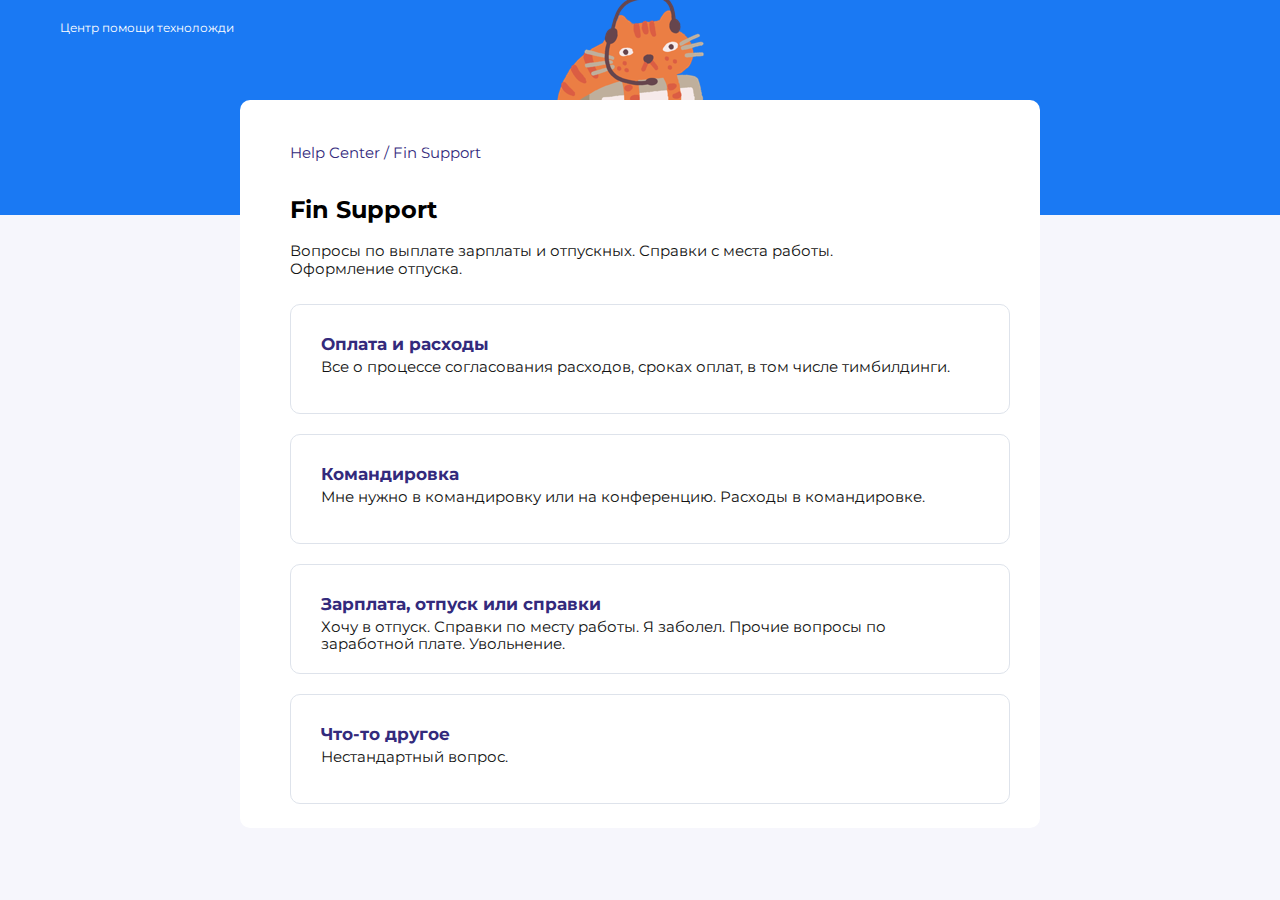
<file: WebApplication3/wwwroot/index1.html>
<!DOCTYPE html>
<html>
<head>
<meta charset="utf-8">
<title></title>
<style >
a { 
text-decoration: none; /* Отменяем подчеркивание у ссылки */
color: #332a7c;
  } 

body {
background: #f6f6fc;

     }
	
.void a:hover {
color: #007aff; /* Цвет ссылки при наведении */ 
        }
		
.void2 a:hover {
color: #007aff; /* Цвет ссылки при наведении */ 
        }
		
.void3 a:hover {
color: #007aff; /* Цвет ссылки при наведении */ 
        }

.void4 a:hover {
color: #007aff; /* Цвет ссылки при наведении */ 
        }

.menu a:hover {
color: #007aff; /* Цвет ссылки при наведении */ 
        }
  </style>
<link rel="stylesheet" type="text/css" href="css/style1.css">

<link href="https://fonts.googleapis.com/css2?family=Montserrat:wght@400;700&display=swap" rel="stylesheet">
</head>

<body>
<header class="header">
<div class="logo"></div>
</header>
<div class="intro1">
<div class="container">
<div class="container1">
<h1>Центр помощи техноложди</h1>
</div>

<header>
<div class="block5">
<a href="/" class="logo">Fin Support</a><p class="text">Вопросы по выплате зарплаты и отпускных. Справки с места работы.<br>Оформление отпуска.</p>
<div class="menu">
<a href="file:///D:/%D0%A1%D0%B0%D0%B9%D1%82%D0%B8%D0%BA/index.html">Help Center /</a>
<a href="file:///D:/%D0%A1%D0%B0%D0%B9%D1%82%D0%B8%D0%BA/index1.html">Fin Support</a>
</div>
<nav>
<ul>
<li class="void"><a href="">Оплата и расходы</a><p>Все о процессе согласования расходов, сроках оплат, в том числе тимбилдинги.</p></li>
<li class="void2"><a href="file:///D:/%D0%A1%D0%B0%D0%B9%D1%82%D0%B8%D0%BA/index2.html">Командировка</a><p>Мне нужно в командировку или на конференцию. Расходы в командировке.</p></li>
<li class="void3"><a href="file:///D:/%D0%A1%D0%B0%D0%B9%D1%82%D0%B8%D0%BA/index3.html">Зарплата, отпуск или справки</a><p>Хочу в отпуск. Справки по месту работы. Я заболел. Прочие вопросы по заработной плате. Увольнение.</p></li>
<li class="void4"><a href="">Что-то другое</a><p>Нестандартный вопрос.</p></li>
</ul>
</nav>
</div>
</header>

</div>
</div>
</div>
</body>
</html>
</file>
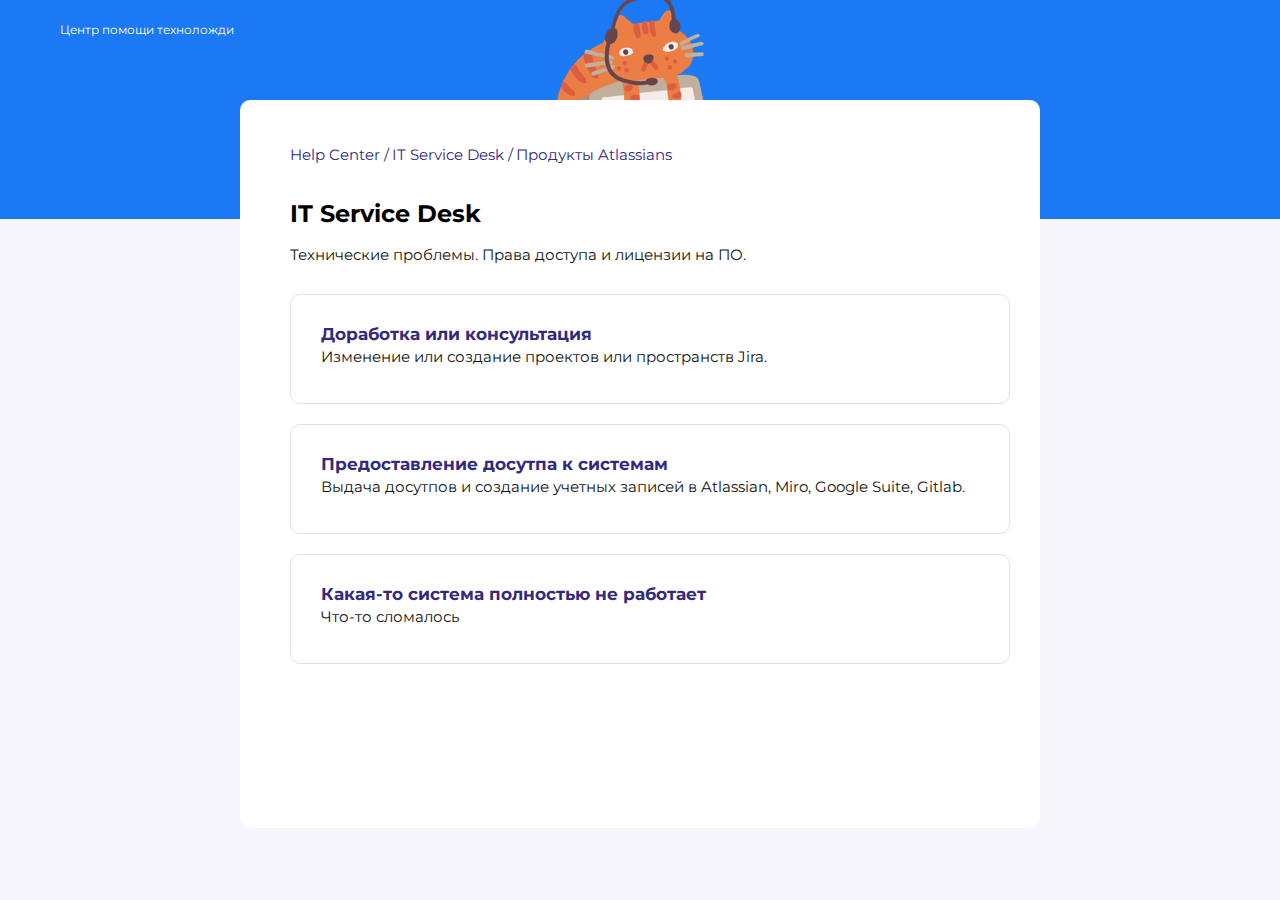
<file: WebApplication3/wwwroot/index11.html>
<!DOCTYPE html>
<html>
<head>
<meta charset="utf-8">
<title></title>
<style >
a { 
text-decoration: none; /* Отменяем подчеркивание у ссылки */
color: #332a7c;  
  } 
  
body {
background: #f6f6fc;

     }
	
.void a:hover {
color: #007aff; /* Цвет ссылки при наведении */ 
        }
		
.void2 a:hover {
color: #007aff; /* Цвет ссылки при наведении */ 
        }
				
.void4 a:hover {
color: #007aff; /* Цвет ссылки при наведении */ 
        }

.menu a:hover {
color: #007aff; /* Цвет ссылки при наведении */ 
        }

  </style>
<link rel="stylesheet" type="text/css" href="css/style11.css">

<link href="https://fonts.googleapis.com/css2?family=Montserrat:wght@400;700&display=swap" rel="stylesheet">
</head>

<body>
<header class="header">
<div class="logo"></div>
</header>
<div class="intro1">
<div class="container">
<div class="container1">
<h1>Центр помощи техноложди</h1>
</div>

<header>
<div class="block5">
<a href="/" class="logo">IT Service Desk</a><p class="text">Технические проблемы. Права доступа и лицензии на ПО.</p>
<div class="menu">
<a href="file:///D:/%D0%A1%D0%B0%D0%B9%D1%82%D0%B8%D0%BA/index.html">Help Center /</a>
<a href="file:///D:/%D0%A1%D0%B0%D0%B9%D1%82%D0%B8%D0%BA/index4.html">IT Service Desk /</a>
<a href="file:///D:/%D0%A1%D0%B0%D0%B9%D1%82%D0%B8%D0%BA/index11.html">Продукты Atlassians</a>
</div>
<nav>
<ul>
<li class="void"><a href="">Доработка или консультация</a><p>Изменение или создание проектов или пространств Jira.</p></li>
<li class="void2"><a href="">Предоставление досутпа к системам</a><p>Выдача досутпов и создание учетных записей в Atlassian, Miro, Google Suite, Gitlab.</p></li>
<li class="void4"><a href="">Какая-то система полностью не работает</a><p>Что-то сломалось</p></li>
</ul>
</nav>
</div>
</header>

</div>
</div>
</div>
</body>
</html>
</file>
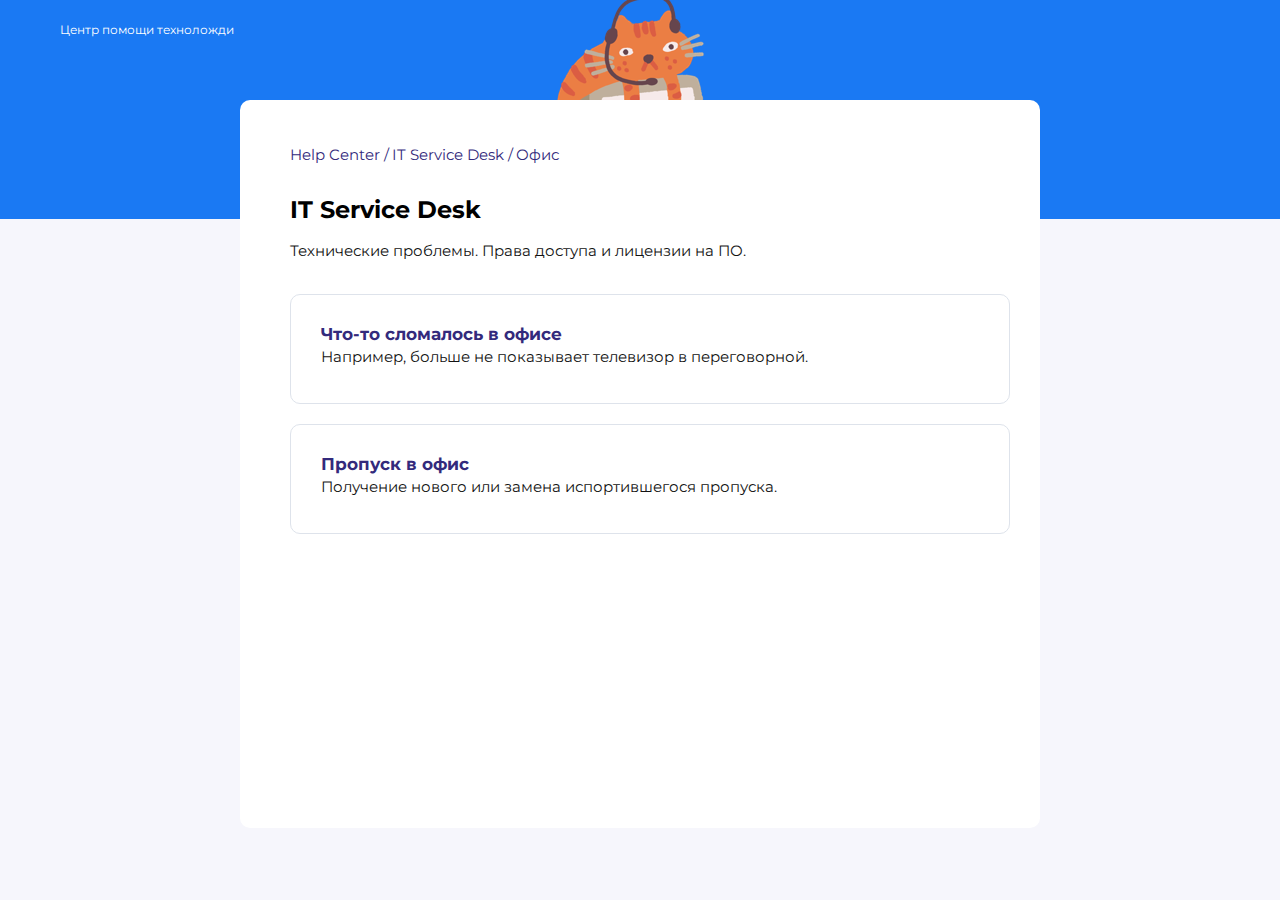
<file: WebApplication3/wwwroot/index12.html>
<!DOCTYPE html>
<html>
<head>
<meta charset="utf-8">
<title></title>
<style >
a { 
text-decoration: none; /* Отменяем подчеркивание у ссылки */
color: #332a7c;
  } 
  
body {
background: #f6f6fc;

     }


	
.void a:hover {
color: #007aff; /* Цвет ссылки при наведении */ 
        }
		
.void2 a:hover {
color: #007aff; /* Цвет ссылки при наведении */ 
        }


.menu a:hover {
color: #007aff; /* Цвет ссылки при наведении */ 
        }
  </style>
<link rel="stylesheet" type="text/css" href="css/style12.css">

<link href="https://fonts.googleapis.com/css2?family=Montserrat:wght@400;700&display=swap" rel="stylesheet">
</head>

<body>
<header class="header">
<div class="logo"></div>
</header>
<div class="intro1">
<div class="container">
<div class="container1">
<h1>Центр помощи техноложди</h1>
</div>

<header>
<div class="block5">
<a href="/" class="logo">IT Service Desk</a><p class="text">Технические проблемы. Права доступа и лицензии на ПО.</p>
<div class="menu">
<a href="file:///D:/%D0%A1%D0%B0%D0%B9%D1%82%D0%B8%D0%BA/index.html">Help Center /</a>
<a href="file:///D:/%D0%A1%D0%B0%D0%B9%D1%82%D0%B8%D0%BA/index4.html">IT Service Desk /</a>
<a href="file:///D:/%D0%A1%D0%B0%D0%B9%D1%82%D0%B8%D0%BA/index12.html">Офис</a>
</div>
<nav>
<ul>
<li class="void"><a href="">Что-то сломалось в офисе</a><p>Например, больше не показывает телевизор в переговорной.</p></li>
<li class="void2"><a href="">Пропуск в офис</a><p>Получение нового или замена испортившегося пропуска.</p></li>
</ul>
</nav>
</div>
</header>

</div>
</div>
</div>
</body>
</html>
</file>
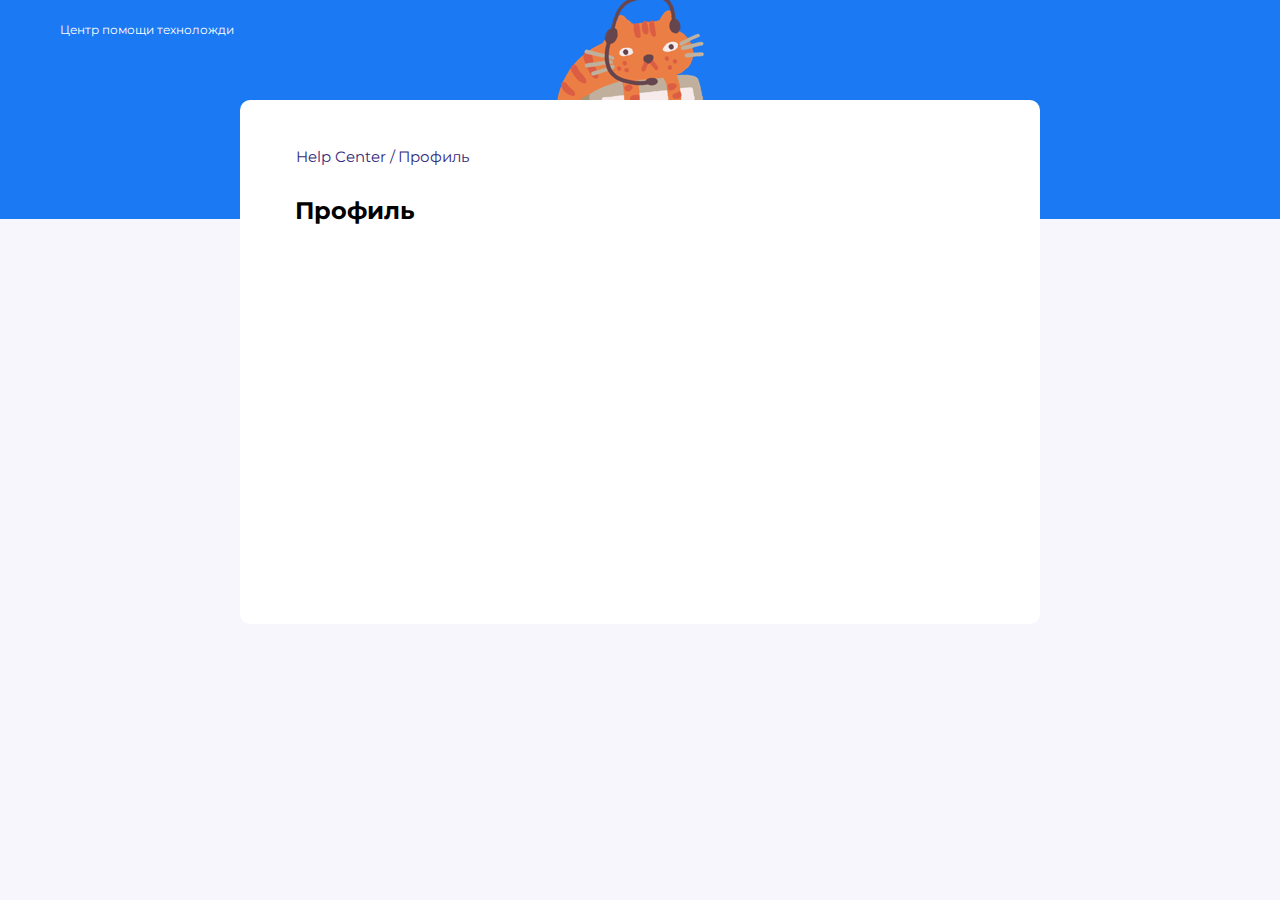
<file: WebApplication3/wwwroot/index14.html>
<!DOCTYPE html>
<html>
<head>
<meta charset="utf-8">
<title></title>
<style >
a { 
text-decoration: none; /* Отменяем подчеркивание у ссылки */
color: #332a7c;
  } 
  
body {
background: #f6f6fc;
     }

	
.void a:hover {
color: #007aff; /* Цвет ссылки при наведении */ 
        }
		
.void2 a:hover {
color: #007aff; /* Цвет ссылки при наведении */ 
        }


.menu a:hover {
color: #007aff; /* Цвет ссылки при наведении */ 
        }
  </style>
<link rel="stylesheet" type="text/css" href="css/style14.css">

<link href="https://fonts.googleapis.com/css2?family=Montserrat:wght@400;700&display=swap" rel="stylesheet">
</head>

<body>
<header class="header">
<div class="logo"></div>
</header>
<div class="intro1">
<div class="container">
<div class="container1">
<h1>Центр помощи техноложди</h1>
</div>

<header>
<div class="block5">

 
<a href="/" class="logo" style="color: #000000">Профиль</a><p class="text"></p>



<div class="menu">
<a href="file:///D:/%D0%A1%D0%B0%D0%B9%D1%82%D0%B8%D0%BA/index.html">Help Center /</a>
<a href="file:///D:/%D0%A1%D0%B0%D0%B9%D1%82%D0%B8%D0%BA/index14.html">Профиль</a>
</div>
</div>
</header>

</div>
</div>
</div>
</body>
</html>
</file>
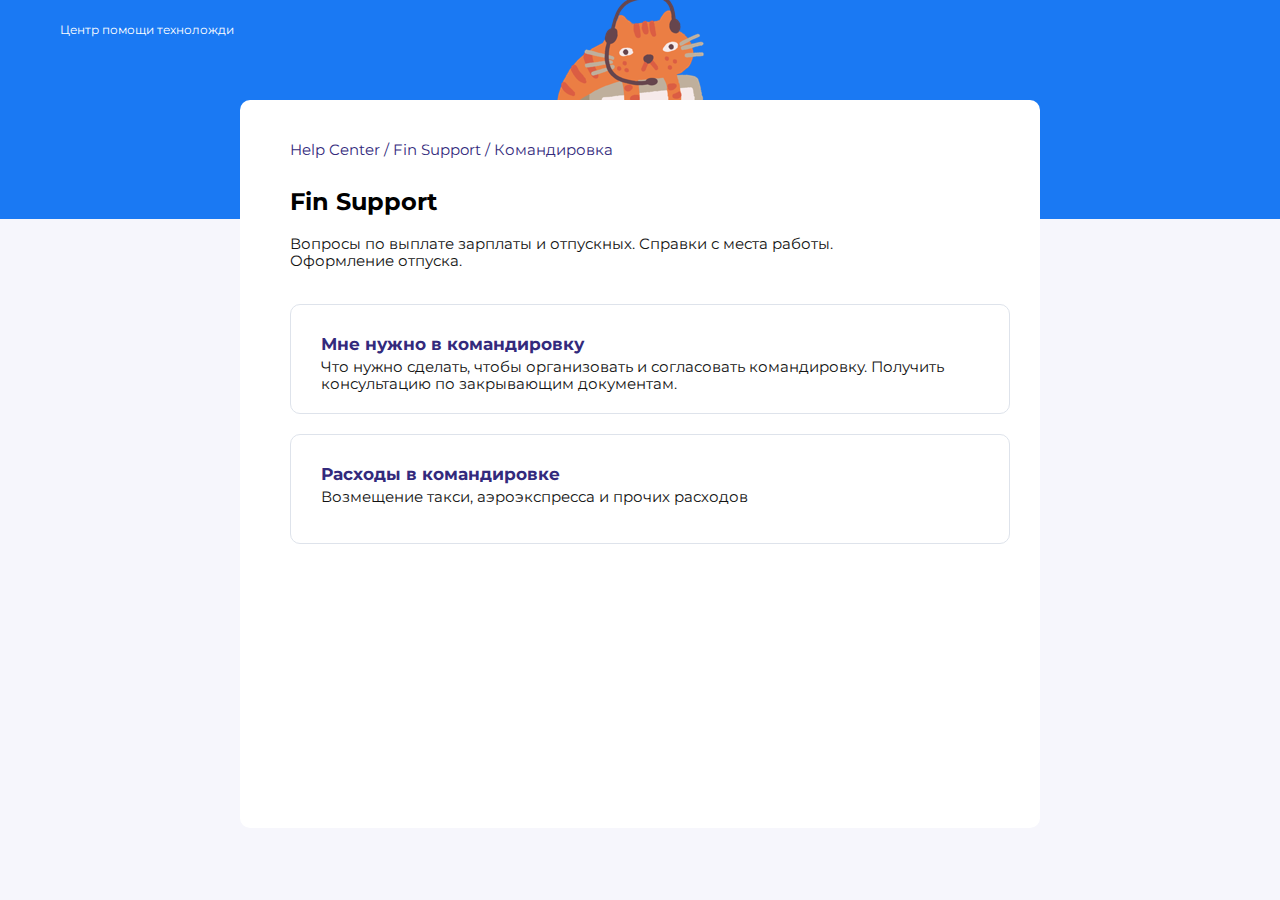
<file: WebApplication3/wwwroot/index2.html>
<!DOCTYPE html>
<html>
<head>
<meta charset="utf-8">
<title></title>
<style >
a { 
text-decoration: none; /* Отменяем подчеркивание у ссылки */
color: #332a7c;
  } 
  
body {
background: #f6f6fc;
     }
	
.void a:hover {
color: #007aff; /* Цвет ссылки при наведении */ 
        }
		
.void2 a:hover {
color: #007aff; /* Цвет ссылки при наведении */ 
        }
		
.menu a:hover {
color: #007aff; /* Цвет ссылки при наведении */ 
        }
		
  </style>
<link rel="stylesheet" type="text/css" href="css/style2.css">

<link href="https://fonts.googleapis.com/css2?family=Montserrat:wght@400;700&display=swap" rel="stylesheet">
</head>

<body>
<header class="header">
<div class="logo"></div>
</header>
<div class="intro1">
<div class="container">
<div class="container1">
<h1>Центр помощи техноложди</h1>
</div>

<header>
<div class="block5">
<a href="/" class="logo">Fin Support</a><p class="text">Вопросы по выплате зарплаты и отпускных. Справки с места работы.<br>Оформление отпуска.</p>
<div class="menu">
<a href="file:///D:/%D0%A1%D0%B0%D0%B9%D1%82%D0%B8%D0%BA/index.html">Help Center /</a>
<a href="file:///D:/%D0%A1%D0%B0%D0%B9%D1%82%D0%B8%D0%BA/index1.html">Fin Support /</a>
<a href="file:///D:/%D0%A1%D0%B0%D0%B9%D1%82%D0%B8%D0%BA/index2.html">Командировка</a>
</div>
<nav>
<ul>
<li class="void"><a href="">Мне нужно в командировку</a><p>Что нужно сделать, чтобы организовать и согласовать командировку. Получить консультацию по закрывающим документам.</p></li>
<li class="void2"><a href="">Расходы в командировке</a><p>Возмещение такси, аэроэкспресса и прочих расходов</p></li>
</ul>
</nav>
</div>
</header>

</div>
</div>
</div>
</body>
</html>
</file>
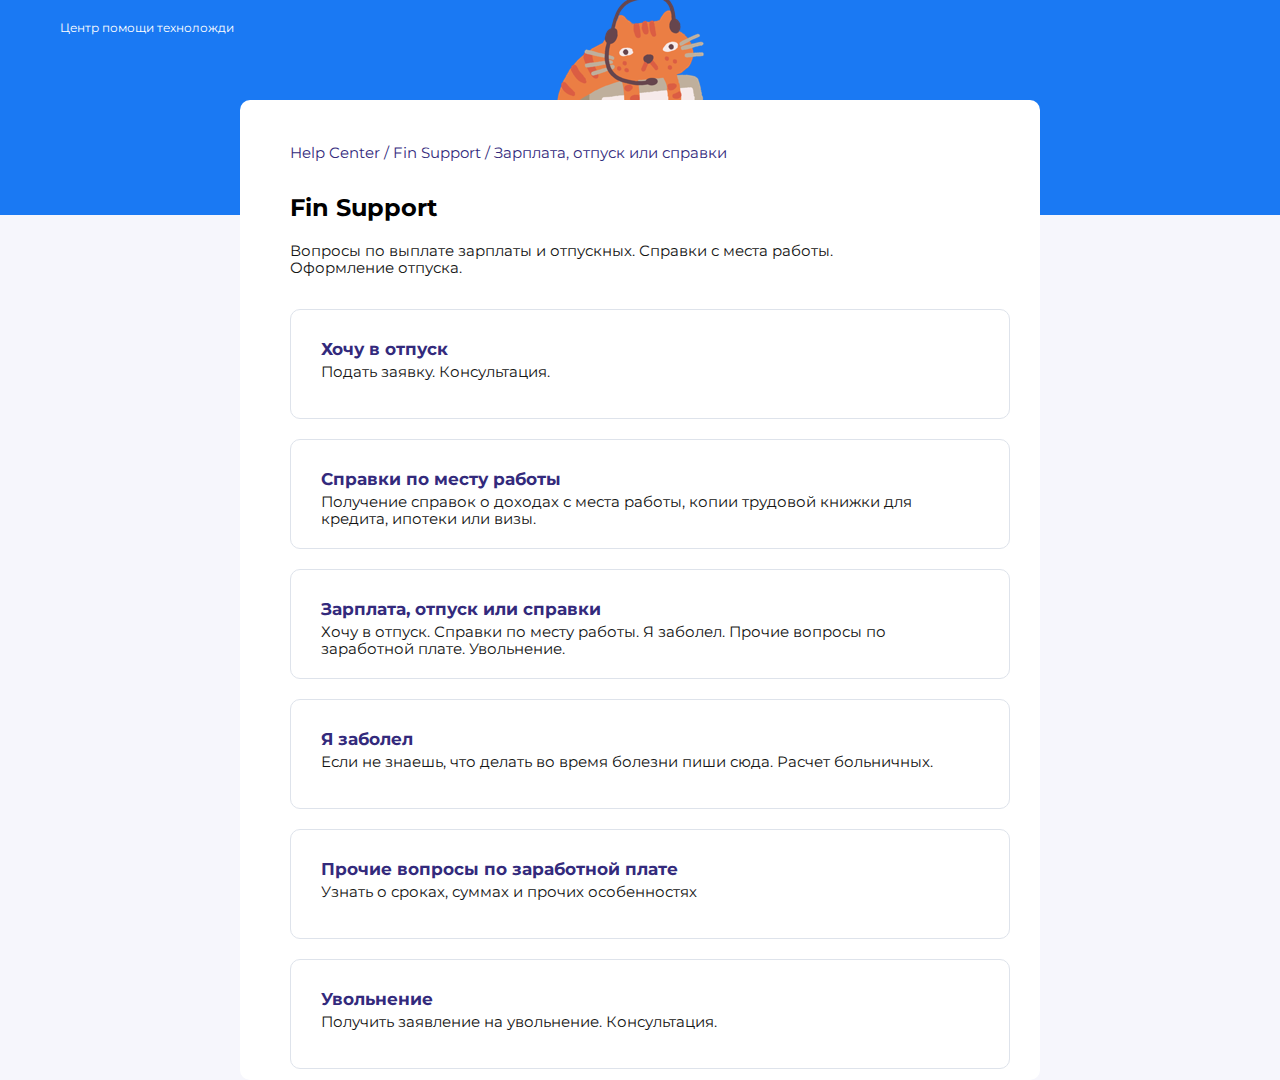
<file: WebApplication3/wwwroot/index3.html>
<!DOCTYPE html>
<html>
<head>
<meta charset="utf-8">
<title></title>
<style >
a { 
text-decoration: none; /* Отменяем подчеркивание у ссылки */
color: #332a7c;
  } 
  
body {
background: #f6f6fc;
     }
	
.void a:hover {
color: #007aff; /* Цвет ссылки при наведении */ 
        }
		
.void2 a:hover {
color: #007aff; /* Цвет ссылки при наведении */ 
        }
		
.void6 a:hover {
color: #007aff; /* Цвет ссылки при наведении */ 
        }

.void3 a:hover {
color: #007aff; /* Цвет ссылки при наведении */ 
        }

.void4 a:hover {
color: #007aff; /* Цвет ссылки при наведении */ 
        }
		
.void5 a:hover {
color: #007aff; /* Цвет ссылки при наведении */ 
        }
.menu a:hover {
color: #007aff; /* Цвет ссылки при наведении */ 
        }

  </style>
<link rel="stylesheet" type="text/css" href="css/style3.css">

<link href="https://fonts.googleapis.com/css2?family=Montserrat:wght@400;700&display=swap" rel="stylesheet">
</head>

<body>
<header class="header">
<div class="logo"></div>
</header>
<div class="intro1">
<div class="container">
<div class="container1">
<h1>Центр помощи техноложди</h1>
</div>

<header>
<div class="block5">
<a href="/" class="logo">Fin Support</a><p class="text">Вопросы по выплате зарплаты и отпускных. Справки с места работы.<br>Оформление отпуска.</p>
<div class="menu">
<a href="file:///D:/%D0%A1%D0%B0%D0%B9%D1%82%D0%B8%D0%BA/index.html">Help Center /</a>
<a href="file:///D:/%D0%A1%D0%B0%D0%B9%D1%82%D0%B8%D0%BA/index1.html">Fin Support /</a>
<a href="file:///D:/%D0%A1%D0%B0%D0%B9%D1%82%D0%B8%D0%BA/index3.html">Зарплата, отпуск или справки</a>
</div>
<nav>
<ul>
<li class="void"><a href="">Хочу в отпуск</a><p>Подать заявку. Консультация.</p></li>
<li class="void2"><a href="">Справки по месту работы</a><p>Получение справок о доходах с места работы, копии трудовой книжки для кредита, ипотеки или визы. </p></li>
<li class="void6"><a href="">Зарплата, отпуск или справки</a><p>Хочу в отпуск. Справки по месту работы. Я заболел. Прочие вопросы по заработной плате. Увольнение.</p></li>
<li class="void3"><a href="">Я заболел</a><p>Если не знаешь, что делать во время болезни пиши сюда. Расчет больничных.</p></li>
<li class="void4"><a href="">Прочие вопросы по заработной плате</a><p>Узнать о сроках, суммах и прочих особенностях</p></li>
<li class="void5"><a href="">Увольнение</a><p>Получить заявление на увольнение. Консультация.</p></li>
</ul>
</nav>
</div>
</header>

</div>
</div>
</div>
</body>
</html>
</file>
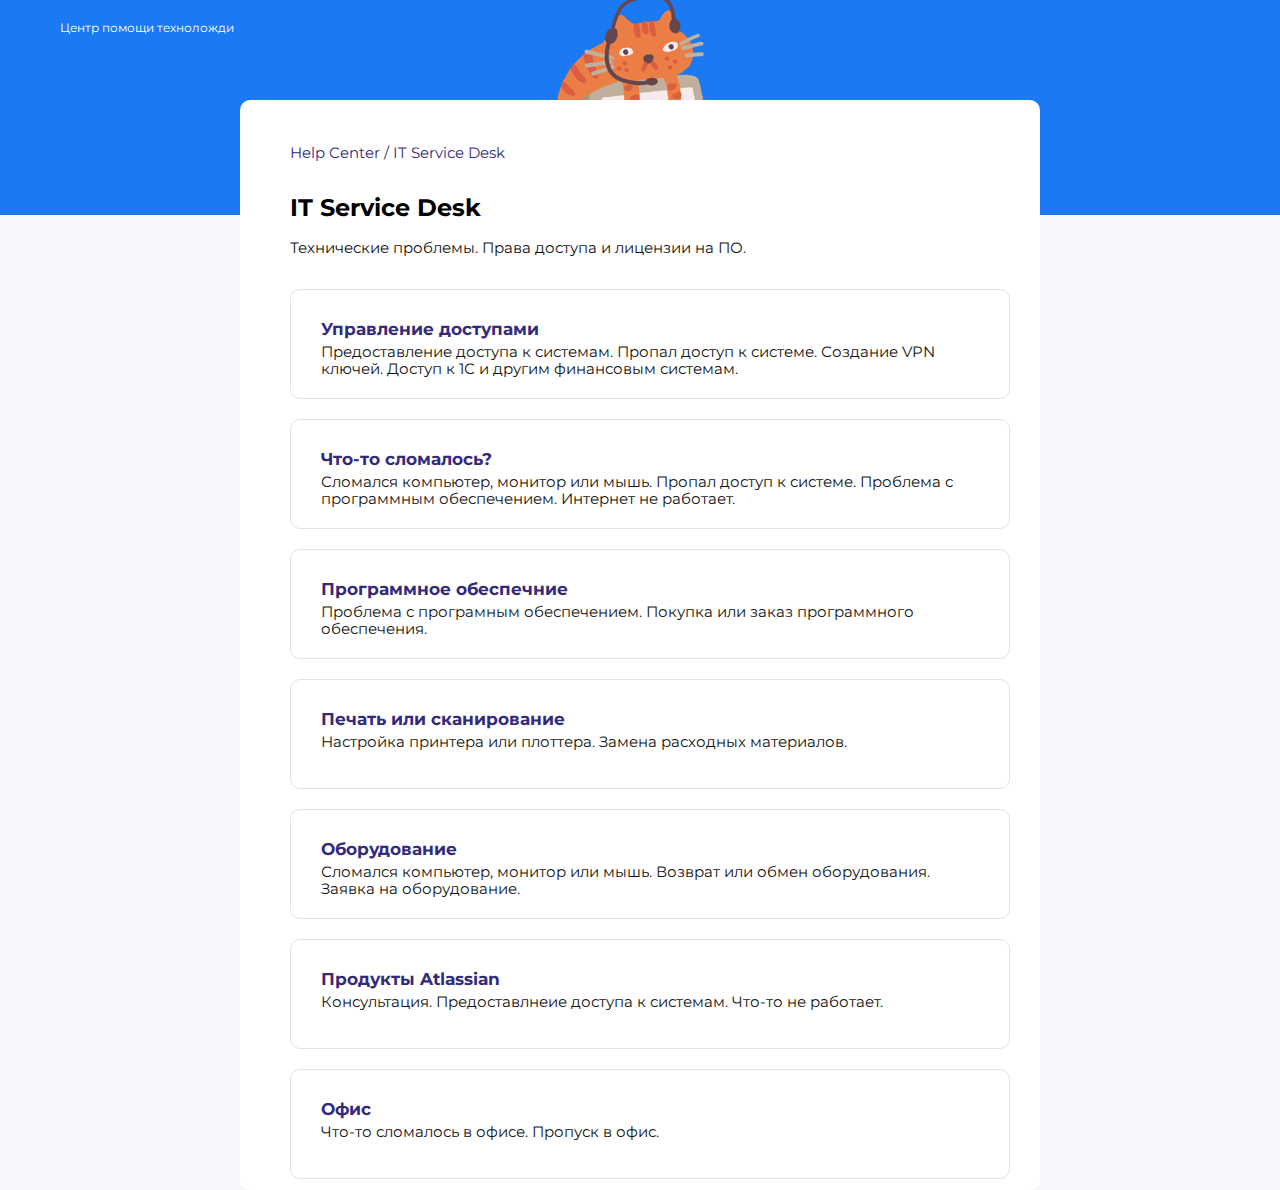
<file: WebApplication3/wwwroot/index4.html>
<!DOCTYPE html>
<html>
<head>
<meta charset="utf-8">
<title></title>
<style >
a { 
text-decoration: none; /* Отменяем подчеркивание у ссылки */
color: #332a7c;
  } 
  
body {
background: #f6f6fc;

     }
	 	
.void a:hover {
color: #007aff; /* Цвет ссылки при наведении */ 
        }
		
.void2 a:hover {
color: #007aff; /* Цвет ссылки при наведении */ 
        }
		
.void3 a:hover {
color: #007aff; /* Цвет ссылки при наведении */ 
        }
		
.void4 a:hover {
color: #007aff; /* Цвет ссылки при наведении */ 
        }
		
.void5 a:hover {
color: #007aff; /* Цвет ссылки при наведении */ 
        }
		
.void6 a:hover {
color: #007aff; /* Цвет ссылки при наведении */ 
        }
		
.void7 a:hover {
color: #007aff; 
}

.menu a:hover {
color: #007aff; /* Цвет ссылки при наведении */ 
        }

  </style>
<link rel="stylesheet" type="text/css" href="css/style4.css">

<link href="https://fonts.googleapis.com/css2?family=Montserrat:wght@400;700&display=swap" rel="stylesheet">
</head>

<body>
<header class="header">
<div class="logo"></div>
</header>
<div class="intro1">
<div class="container">
<div class="container1">
<h1>Центр помощи техноложди</h1>
</div>

<header>
<div class="block5">
<a href="/" class="logo">IT Service Desk</a><p class="text">Технические проблемы. Права доступа и лицензии на ПО.</p>
<div class="menu">
<a href="file:///D:/%D0%A1%D0%B0%D0%B9%D1%82%D0%B8%D0%BA/index.html">Help Center /</a>
<a href="file:///D:/%D0%A1%D0%B0%D0%B9%D1%82%D0%B8%D0%BA/index4.html">IT Service Desk</a>
</div>
<nav>
<ul>
<li class="void"><a href="file:///D:/%D0%A1%D0%B0%D0%B9%D1%82%D0%B8%D0%BA/index5.html">Управление доступами</a><p>Предоставление доступа к системам. Пропал доступ к системе. Создание VPN ключей. Доступ к 1С и другим финансовым системам. </p></li>
<li class="void2"><a href="file:///D:/%D0%A1%D0%B0%D0%B9%D1%82%D0%B8%D0%BA/index6.html">Что-то сломалось?</a><p>Сломался компьютер, монитор или мышь. Пропал доступ к системе. Проблема с программным обеспечением. Интернет не работает.</p></li>
<li class="void6"><a href="file:///D:/%D0%A1%D0%B0%D0%B9%D1%82%D0%B8%D0%BA/index7.html">Программное обеспечние</a><p>Проблема с програмным обеспечением. Покупка или заказ программного обеспечения.</p></li>
<li class="void3"><a href="file:///D:/%D0%A1%D0%B0%D0%B9%D1%82%D0%B8%D0%BA/index8.html">Печать или сканирование</a><p>Настройка принтера или плоттера. Замена расходных материалов.</p></li>
<li class="void4"><a href="file:///D:/%D0%A1%D0%B0%D0%B9%D1%82%D0%B8%D0%BA/index9.html">Оборудование</a><p>Сломался компьютер, монитор или мышь. Возврат или обмен оборудования. Заявка на оборудование.</p></li>
<li class="void5"><a href="file:///D:/%D0%A1%D0%B0%D0%B9%D1%82%D0%B8%D0%BA/index11.html">Продукты Atlassian</a><p>Консультация. Предоставлнеие доступа к системам. Что-то не работает.</p></li>
<li class="void7"><a href="file:///D:/%D0%A1%D0%B0%D0%B9%D1%82%D0%B8%D0%BA/index12.html">Офис</a><p>Что-то сломалось в офисе. Пропуск в офис.</p></li>
</ul>
</nav>
</div>
</header>

</div>
</div>
</div>
</body>
</html>
</file>
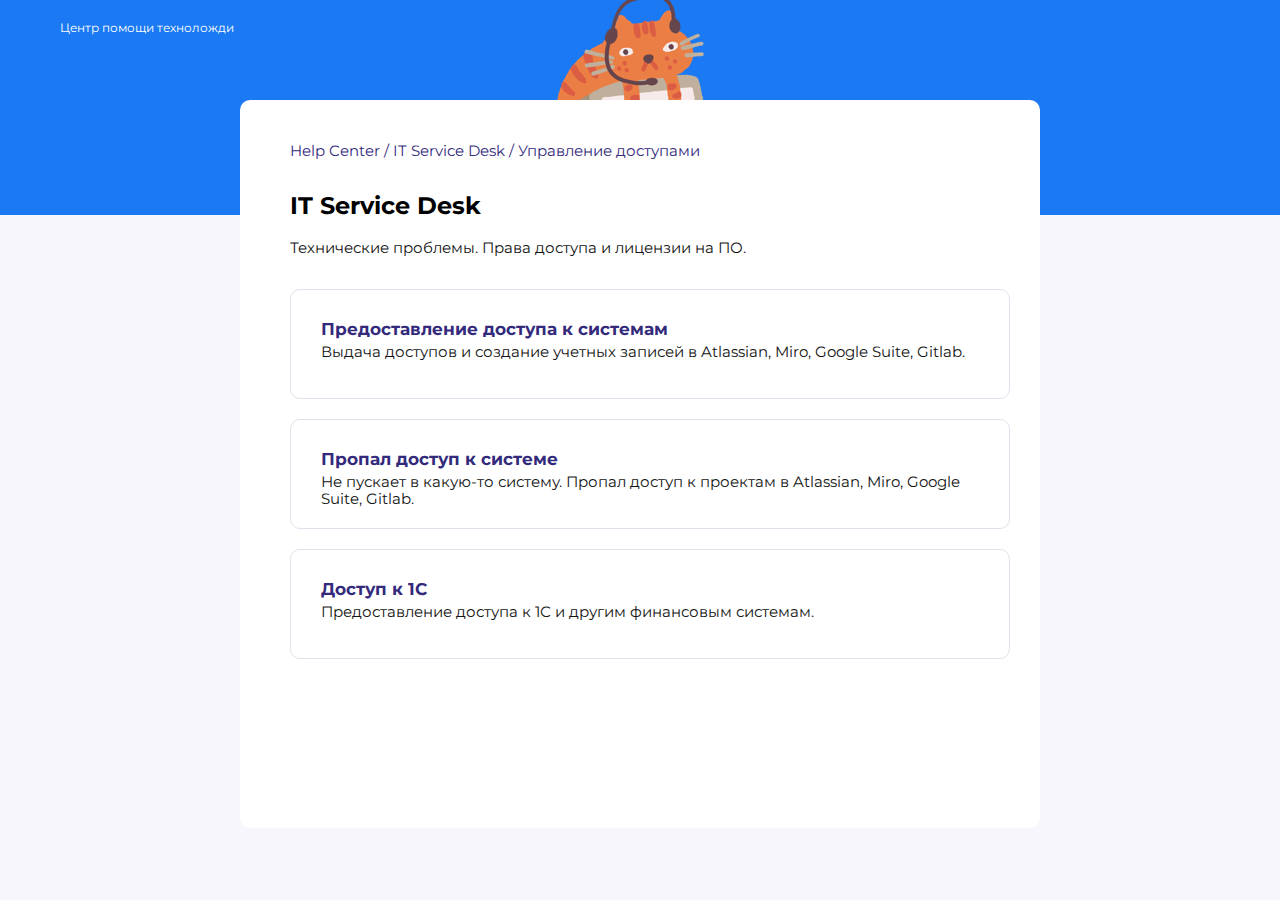
<file: WebApplication3/wwwroot/index5.html>
<!DOCTYPE html>
<html>
<head>
<meta charset="utf-8">
<title></title>
<style >
a { 
text-decoration: none; /* Отменяем подчеркивание у ссылки */
color: #332a7c;
  } 
  
body {
background: #f6f6fc;

     }
	
.void a:hover {
color: #007aff; /* Цвет ссылки при наведении */ 
        }
		
.void2 a:hover {
color: #007aff; /* Цвет ссылки при наведении */ 
        }
		
.void3 a:hover {
color: #007aff; /* Цвет ссылки при наведении */ 
        }

.menu a:hover {
color: #007aff; /* Цвет ссылки при наведении */ 
        }
  </style>
<link rel="stylesheet" type="text/css" href="css/style5.css">

<link href="https://fonts.googleapis.com/css2?family=Montserrat:wght@400;700&display=swap" rel="stylesheet">
</head>

<body>
<header class="header">
<div class="logo"></div>
</header>
<div class="intro1">
<div class="container">
<div class="container1">
<h1>Центр помощи техноложди</h1>
</div>

<header>
<div class="block5">
<a href="/" class="logo">IT Service Desk</a><p class="text">Технические проблемы. Права доступа и лицензии на ПО.</p>
<div class="menu">
<a href="file:///D:/%D0%A1%D0%B0%D0%B9%D1%82%D0%B8%D0%BA/index.html">Help Center /</a>
<a href="file:///D:/%D0%A1%D0%B0%D0%B9%D1%82%D0%B8%D0%BA/index4.html">IT Service Desk /</a>
<a href="file:///D:/%D0%A1%D0%B0%D0%B9%D1%82%D0%B8%D0%BA/index5.html">Управление доступами</a>
</div>
<nav>
<ul>
<li class="void"><a href="">Предоставление доступа к системам</a><p>Выдача доступов и создание учетных записей в Atlassian, Miro, Google Suite, Gitlab.</p></li>
<li class="void2"><a href="">Пропал доступ к системе</a><p>Не пускает в какую-то систему. Пропал доступ к проектам в Atlassian, Miro, Google Suite, Gitlab.</p></li>
<li class="void3"><a href="">Доступ к 1С</a><p>Предоставление доступа к 1С и другим финансовым системам.</p></li>
</ul>
</nav>
</div>
</header>

</div>
</div>
</div>
</body>
</html>
</file>
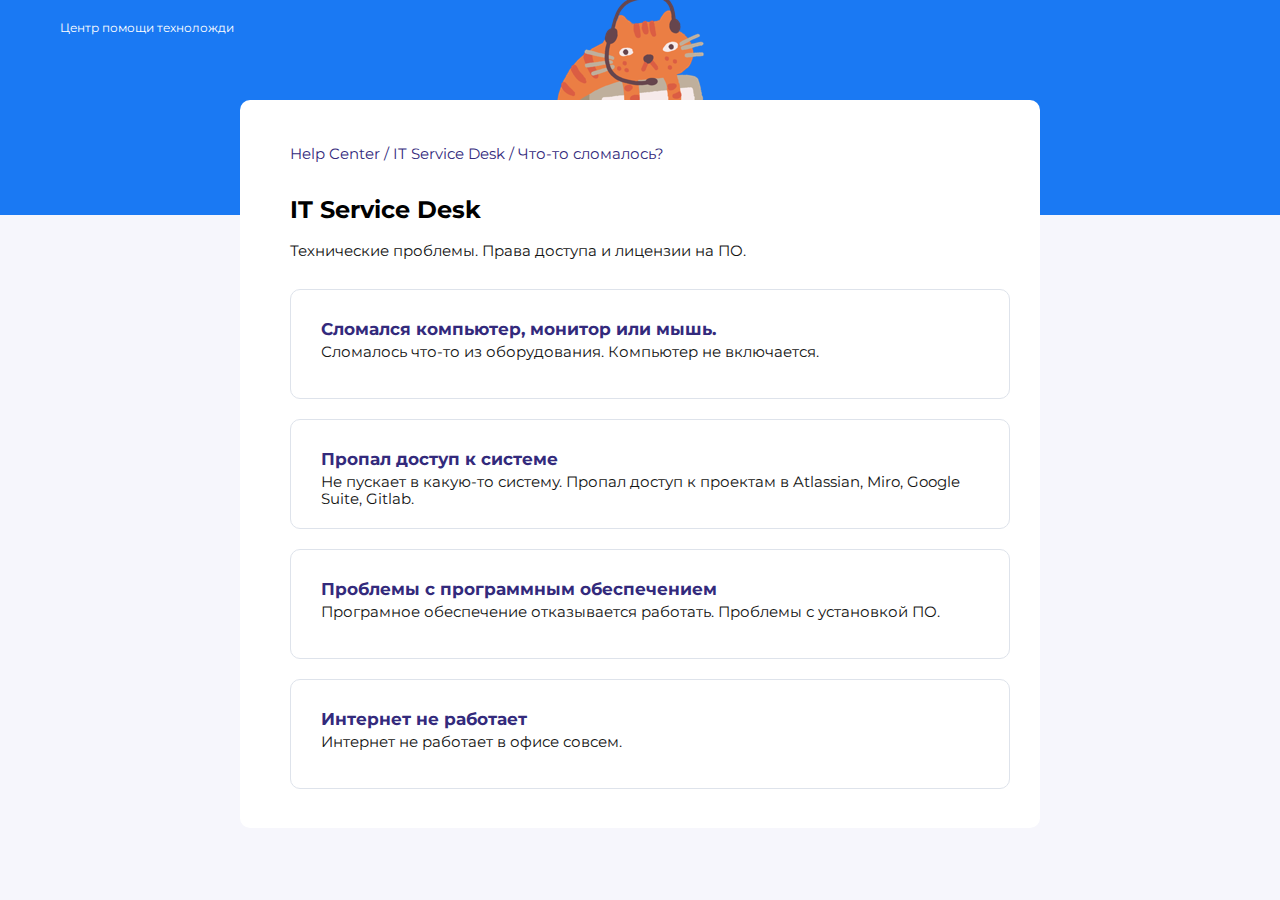
<file: WebApplication3/wwwroot/index6.html>
<!DOCTYPE html>
<html>
<head>
<meta charset="utf-8">
<title></title>
<style >
a { 
text-decoration: none; /* Отменяем подчеркивание у ссылки */
color: #332a7c;
  } 
  
body {
background: #f6f6fc;
     }
	
.void a:hover {
color: #007aff; /* Цвет ссылки при наведении */ 
        }
		
.void2 a:hover {
color: #007aff; /* Цвет ссылки при наведении */ 
        }
		
.void3 a:hover {
color: #007aff; /* Цвет ссылки при наведении */ 
        }
		
.void4 a:hover {
color: #007aff; /* Цвет ссылки при наведении */ 
        }
		
.menu a:hover {
color: #007aff; /* Цвет ссылки при наведении */ 
        }

  </style>
<link rel="stylesheet" type="text/css" href="css/style6.css">

<link href="https://fonts.googleapis.com/css2?family=Montserrat:wght@400;700&display=swap" rel="stylesheet">
</head>

<body>
<header class="header">
<div class="logo"></div>
</header>
<div class="intro1">
<div class="container">
<div class="container1">
<h1>Центр помощи техноложди</h1>
</div>

<header>
<div class="block5">
<a href="/" class="logo">IT Service Desk</a><p class="text">Технические проблемы. Права доступа и лицензии на ПО.</p>
<div class="menu">
<a href="file:///D:/%D0%A1%D0%B0%D0%B9%D1%82%D0%B8%D0%BA/index.html">Help Center /</a>
<a href="file:///D:/%D0%A1%D0%B0%D0%B9%D1%82%D0%B8%D0%BA/index4.html">IT Service Desk /</a>
<a href="file:///D:/%D0%A1%D0%B0%D0%B9%D1%82%D0%B8%D0%BA/index6.html">Что-то сломалось?</a>
</div>
<nav>
<ul>
<li class="void"><a href="">Сломался компьютер, монитор или мышь. </a><p>Сломалось что-то из оборудования. Компьютер не включается.</p></li>
<li class="void2"><a href="">Пропал доступ к системе</a><p>Не пускает в какую-то систему. Пропал доступ к проектам в Atlassian, Miro, Google Suite, Gitlab.</p></li>
<li class="void3"><a href="">Проблемы с программным обеспечением</a><p>Програмное обеспечение отказывается работать. Проблемы с установкой ПО.</p></li>
<li class="void4"><a href="">Интернет не работает</a><p>Интернет не работает в офисе совсем.</p></li>
</ul>
</nav>
</div>
</header>

</div>
</div>
</div>
</body>
</html>
</file>
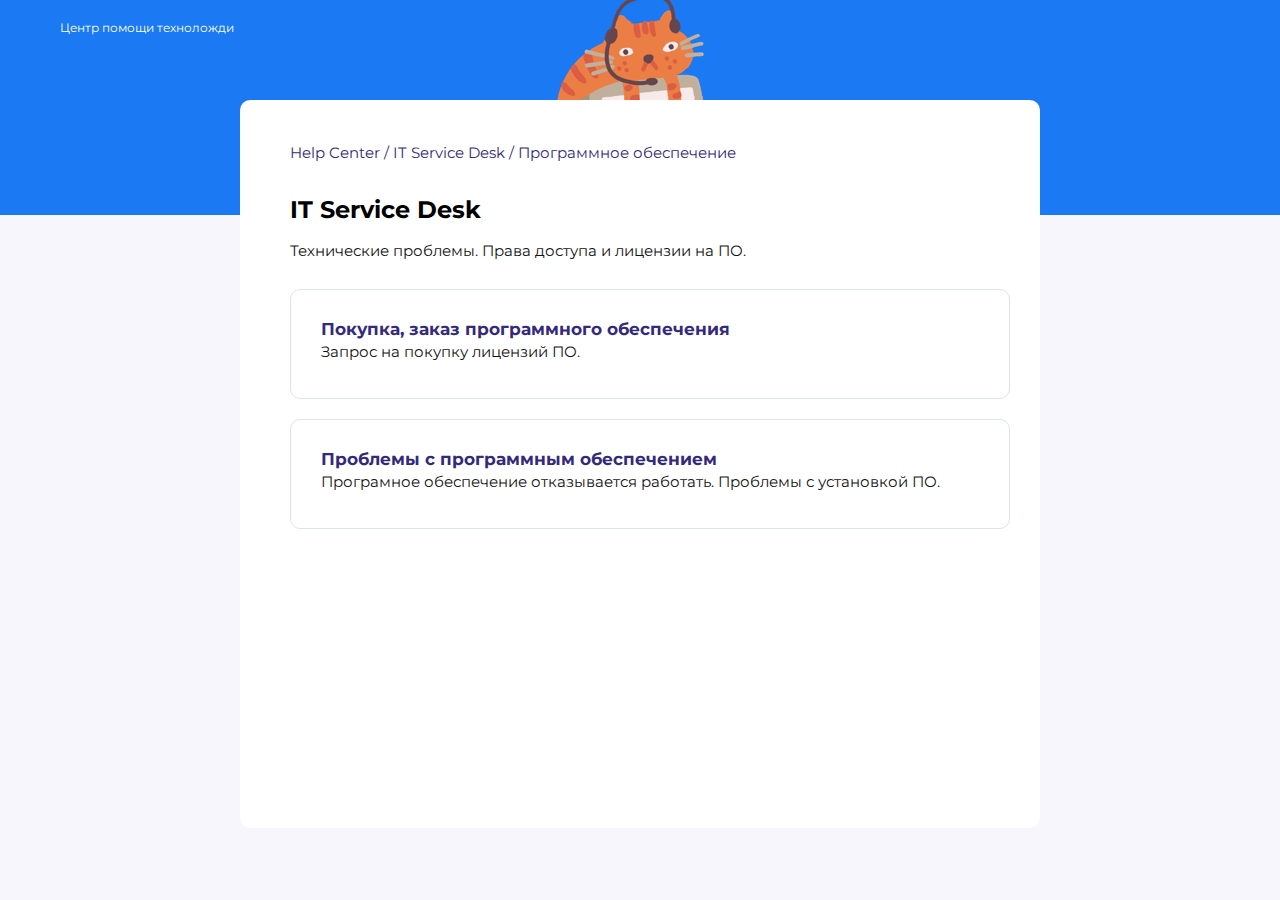
<file: WebApplication3/wwwroot/index7.html>
<!DOCTYPE html>
<html>
<head>
<meta charset="utf-8">
<title></title>
<style >
a { 
text-decoration: none; /* Отменяем подчеркивание у ссылки */
color: #332a7c;
  } 
  
body {
background: #f6f6fc;

     }
	
.void a:hover {
color: #007aff; /* Цвет ссылки при наведении */ 
        }
		
.void2 a:hover {
color: #007aff; /* Цвет ссылки при наведении */ 
        }
		
.menu a:hover {
color: #007aff; /* Цвет ссылки при наведении */ 
        }
  </style>
<link rel="stylesheet" type="text/css" href="css/style7.css">

<link href="https://fonts.googleapis.com/css2?family=Montserrat:wght@400;700&display=swap" rel="stylesheet">
</head>

<body>
<header class="header">
<div class="logo"></div>
</header>
<div class="intro1">
<div class="container">
<div class="container1">
<h1>Центр помощи техноложди</h1>
</div>

<header>
<div class="block5">
<a href="/" class="logo">IT Service Desk</a><p class="text">Технические проблемы. Права доступа и лицензии на ПО.</p>
<div class="menu">
<a href="file:///D:/%D0%A1%D0%B0%D0%B9%D1%82%D0%B8%D0%BA/index.html">Help Center /</a>
<a href="file:///D:/%D0%A1%D0%B0%D0%B9%D1%82%D0%B8%D0%BA/index4.html">IT Service Desk /</a>
<a href="file:///D:/%D0%A1%D0%B0%D0%B9%D1%82%D0%B8%D0%BA/index7.html">Программное обеспечение</a>
</div>
<nav>
<ul>
<li class="void"><a href="">Покупка, заказ программного обеспечения</a><p>Запрос на покупку лицензий ПО.</p></li>
<li class="void2"><a href="">Проблемы с программным обеспечением</a><p>Програмное обеспечение отказывается работать. Проблемы с установкой ПО.</p></li>
</ul>
</nav>
</div>
</header>

</div>
</div>
</div>
</body>
</html>
</file>
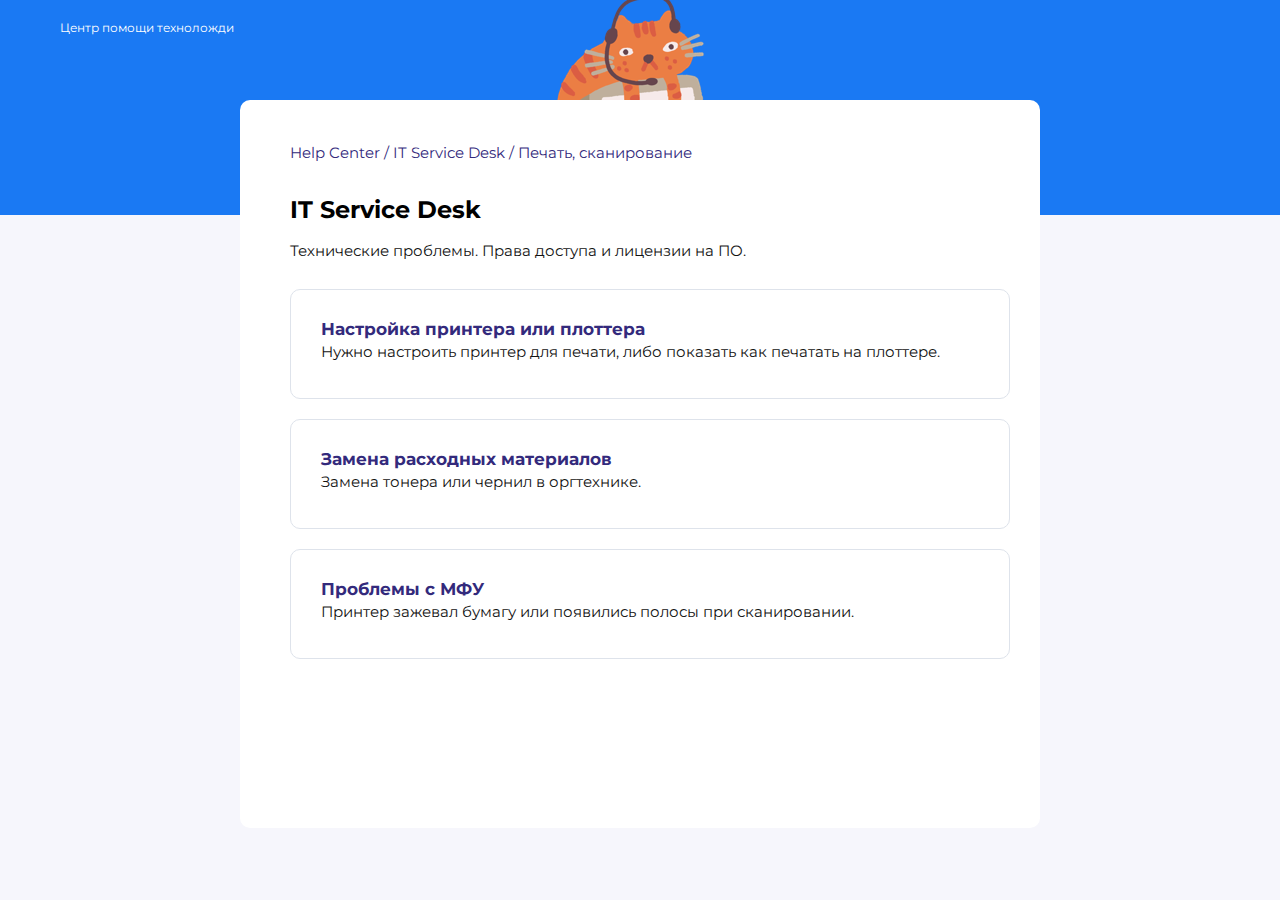
<file: WebApplication3/wwwroot/index8.html>
<!DOCTYPE html>
<html>
<head>
<meta charset="utf-8">
<title></title>
<style >
a { 
text-decoration: none; /* Отменяем подчеркивание у ссылки */
color: #332a7c;
  } 
  
body {
background: #f6f6fc;
     }
	
.void a:hover {
color: #007aff; /* Цвет ссылки при наведении */ 
        }
		
.void2 a:hover {
color: #007aff; /* Цвет ссылки при наведении */ 
        }
				
.void4 a:hover {
color: #007aff; /* Цвет ссылки при наведении */ 
        }
		
.menu a:hover {
color: #007aff; /* Цвет ссылки при наведении */ 
        }
  </style>
<link rel="stylesheet" type="text/css" href="css/style8.css">

<link href="https://fonts.googleapis.com/css2?family=Montserrat:wght@400;700&display=swap" rel="stylesheet">
</head>

<body>
<header class="header">
<div class="logo"></div>
</header>
<div class="intro1">
<div class="container">
<div class="container1">
<h1>Центр помощи техноложди</h1>
</div>

<header>
<div class="block5">
<a href="/" class="logo">IT Service Desk</a><p class="text">Технические проблемы. Права доступа и лицензии на ПО.</p>
<div class="menu">
<a href="file:///D:/%D0%A1%D0%B0%D0%B9%D1%82%D0%B8%D0%BA/index.html">Help Center /</a>
<a href="file:///D:/%D0%A1%D0%B0%D0%B9%D1%82%D0%B8%D0%BA/index4.html">IT Service Desk /</a>
<a href="file:///D:/%D0%A1%D0%B0%D0%B9%D1%82%D0%B8%D0%BA/index8.html">Печать, сканирование</a>
</div>
<nav>
<ul>
<li class="void"><a href="">Настройка принтера или плоттера</a><p>Нужно настроить принтер для печати, либо показать как печатать на плоттере.</p></li>
<li class="void2"><a href="">Замена расходных материалов</a><p>Замена тонера или чернил в оргтехнике.</p></li>
<li class="void4"><a href="">Проблемы с МФУ</a><p>Принтер зажевал бумагу или появились полосы при сканировании.</p></li>
</ul>
</nav>
</div>
</header>

</div>
</div>
</div>
</body>
</html>
</file>
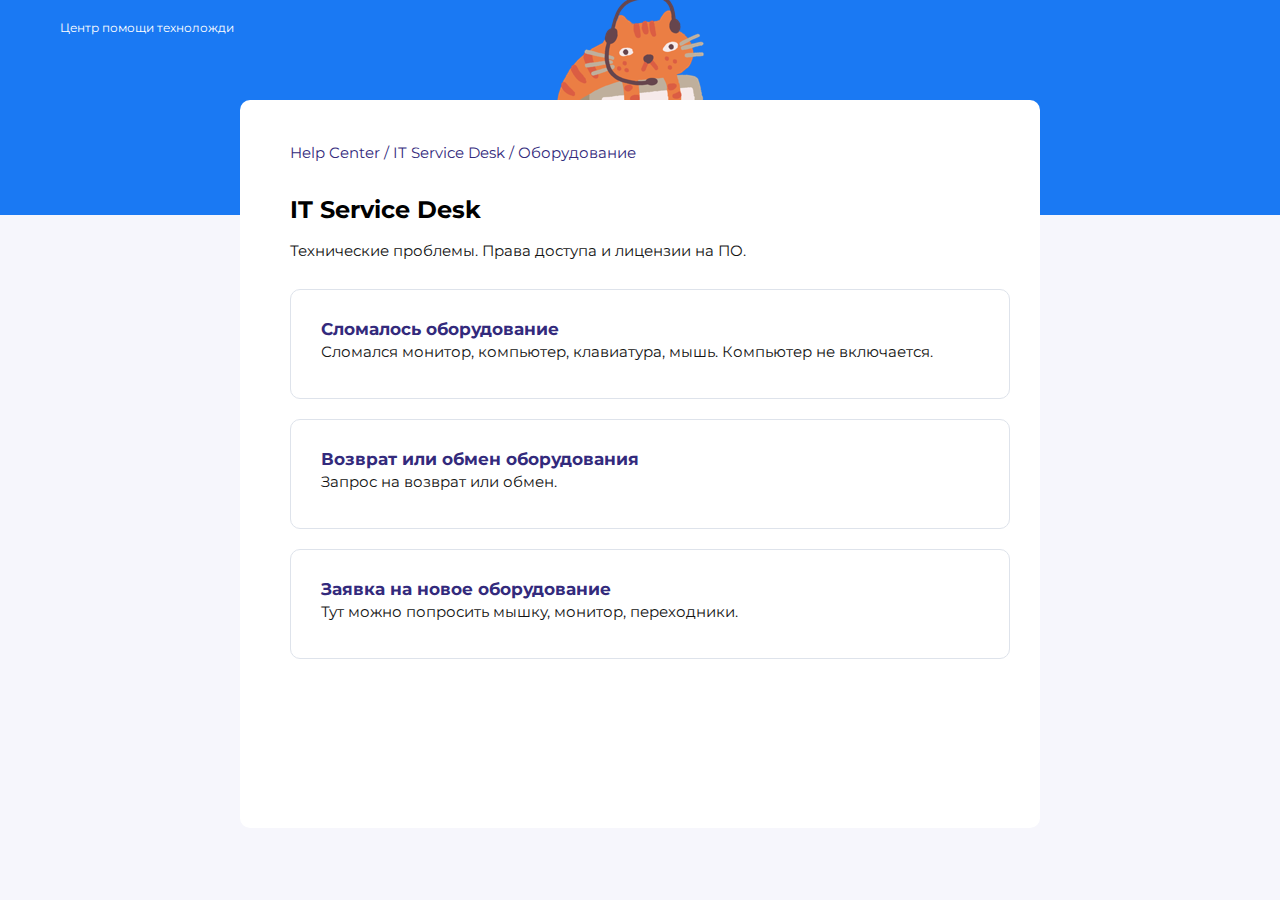
<file: WebApplication3/wwwroot/index9.html>
<!DOCTYPE html>
<html>
<head>
<meta charset="utf-8">
<title></title>
<style >
a { 
text-decoration: none; /* Отменяем подчеркивание у ссылки */
color: #332a7c;  
  } 
  
body {
background: #f6f6fc;
     }
	
.void a:hover {
color: #007aff; /* Цвет ссылки при наведении */ 
        }
		
.void2 a:hover {
color: #007aff; /* Цвет ссылки при наведении */ 
        }
				
.void4 a:hover {
color: #007aff; /* Цвет ссылки при наведении */ 
        }

.menu a:hover {
color: #007aff; /* Цвет ссылки при наведении */ 
        }
  </style>
<link rel="stylesheet" type="text/css" href="css/style9.css">

<link href="https://fonts.googleapis.com/css2?family=Montserrat:wght@400;700&display=swap" rel="stylesheet">
</head>

<body>
<header class="header">
<div class="logo"></div>
</header>
<div class="intro1">
<div class="container">
<div class="container1">
<h1>Центр помощи техноложди</h1>
</div>

<header>
<div class="block5">
<a href="/" class="logo">IT Service Desk</a><p class="text">Технические проблемы. Права доступа и лицензии на ПО.</p>
<div class="menu">
<a href="file:///D:/%D0%A1%D0%B0%D0%B9%D1%82%D0%B8%D0%BA/index.html">Help Center /</a>
<a href="file:///D:/%D0%A1%D0%B0%D0%B9%D1%82%D0%B8%D0%BA/index4.html">IT Service Desk /</a>
<a href="file:///D:/%D0%A1%D0%B0%D0%B9%D1%82%D0%B8%D0%BA/index9.html">Оборудование</a>
</div>
<nav>
<ul>
<li class="void"><a href="">Сломалось оборудование</a><p>Сломался монитор, компьютер, клавиатура, мышь. Компьютер не включается.</p></li>
<li class="void2"><a href="">Возврат или обмен оборудования</a><p>Запрос на возврат или обмен.</p></li>
<li class="void4"><a href="">Заявка на новое оборудование</a><p>Тут можно попросить мышку, монитор, переходники.</p></li>
</ul>
</nav>
</div>
</header>

</div>
</div>
</div>
</body>
</html>
</file>
<file: WebApplication3/wwwroot/css/style1.css>
body {
	margin: 0;
	font-family: 'Montserrat', sans-serif;
	color: #ffffff;
}

h1{
	padding: 20px;
	font-size: 12px;
	font-weight: normal;
}
*,
*:before,
*:after {
	box-sizing: border-box;
}

.container {
	width: 100%;
	max-width: 1200px;
	margin: 0 auto;
}

		
.intro1 {
	width: 100%;
	height: 100%;
	background: url("../images/cat.png") center top no-repeat #1a79f3 ;
	-webkit-background-size: conint;
	background-size: auto;
	padding-bottom: 160px;
	
}

* {
  padding: 0;
  margin: 0;
  box-sizing: border-box;

}


.block5 {
position: absolute;
left: 50%;
top: 100px;
margin-left: -400px;
background: #ffffff;
border-radius: 10px;
width: 800px;
height: 728px;

}

 p {    
font-size: 15px;   
font-weight: normal;
font-stretch: normal;
font-style: normal;
line-height: 1.14;
letter-spacing: normal; 
color: #131313;
margin-top: -25px;
  }
   
.logo {
font-size: 24px;
font-weight: bold;
font-stretch: normal;
font-style: normal;
letter-spacing: normal;
color: #000000;
padding-left: 50px;
position: absolute;
top: 13%;
}

nav ul {
font-size: 17px;
font-weight: bold;
font-stretch: normal;
font-style: normal;
line-height: 4.6;
letter-spacing: normal;
color: #332a7c;
padding-left: 100px;
margin-top: 185px;
list-style:none;

}

li.void:before {

}

li.void2:before {
  
}

li.void3:before {
  
}

li.void4:before {

}

li.void5:before {
 
}

.void {
border: 1px solid #dee3eb;
padding: 0 30px;
width: 720px; 
height: 110px;
border-radius: 10px;
margin-left: -50px;
margin-bottom: 20px;
}

.void2 {
border: 1px solid #dee3eb;
padding: 0 30px;
width: 720px; 
height: 110px;
border-radius: 10px;
margin-left: -50px;
margin-bottom: 20px;
}

.void3 {
border: 1px solid #dee3eb;
padding: 0 30px;
width: 720px; 
height: 110px;

border-radius: 10px;
margin-left: -50px;
margin-bottom: 20px;
}

.void4 {
border: 1px solid #dee3eb;
padding: 0 30px;
width: 720px; 
height: 110px;
border-radius: 10px;
margin-left: -50px;
margin-bottom: 20px;
}

p.text {

padding-left: 50px;
position: absolute;
top: 23%;	
}


.menu a {
position: relative;
left: 6.3%;
top: 42.5px;
font-size: 15px;
}
</file>
<file: WebApplication3/wwwroot/css/style11.css>
body {
	margin: 0;
	font-family: 'Montserrat', sans-serif;
	font-size: 10px;
	line-height: 1.6;
	color: #ffffff;
}

h1{
	padding: 20px;
	font-size: 12px;
	font-weight: normal;
}

*,
*:before,
*:after {
	box-sizing: border-box;
}

.container {
	width: 100%;
	max-width: 1200px;
	margin: 0 auto;
}

		
.intro1 {
	width: 100%;
	height: 100%;
	background: url("../images/cat.png") center top no-repeat #1a79f3 ;
	-webkit-background-size: conint;
	background-size: auto;
	padding-bottom: 160px;
	
}

* {
  padding: 0;
  margin: 0;
  box-sizing: border-box;

}


.block5 {
position: absolute;
left: 50%;
top: 100px;
margin-left: -400px;
background: #ffffff;
border-radius: 10px;
width: 800px;
height: 728px;
}

 p {    
font-size: 15px;   
font-weight: normal;
font-stretch: normal;
font-style: normal;
line-height: 1.14;
letter-spacing: normal; 
color: #131313;
margin-top: -25px;
  }
   
.logo {
font-size: 24px;
font-weight: bold;
font-stretch: normal;
font-style: normal;
letter-spacing: normal;
color: #000000;
padding-left: 50px;
position: absolute;
top: 13%;
}

nav ul {
font-size: 17px;
font-weight: bold;
font-stretch: normal;
font-style: normal;
line-height: 4.6;
letter-spacing: normal;
color: #332a7c;
padding-left: 100px;
margin-top: 170px;
list-style:none;

}

li.void:before {

}

li.void2:before {
  
}

li.void3:before {
  
}

li.void4:before {

}

li.void5:before {
 
}

.void {
border: 1px solid #dee3eb;
padding: 0 30px;
width: 720px; 
height: 110px;
border-radius: 10px;
margin-left: -50px;
margin-bottom: 20px;
}

.void2 {
border: 1px solid #dee3eb;
padding: 0 30px;
width: 720px; 
height: 110px;
border-radius: 10px;
margin-left: -50px;
margin-bottom: 20px;
}

.void4 {
border: 1px solid #dee3eb;
padding: 0 30px;
width: 720px; 
height: 110px;
border-radius: 10px;
margin-left: -50px;
margin-bottom: 20px;
}

p.text {
padding-left: 50px;
position: absolute;
top: 23.5%;	
}

.logo2 {
font-size: 15px;
font-weight: normal;
font-stretch: normal;
font-style: normal;
letter-spacing: normal;
color: #332a7c;
padding-left: 50px;
position: absolute;
top: 4%;	

}

.menu a {
position: relative;
left: 6.3%;
top: 42.5px;
font-size: 15px;
}
</file>
<file: WebApplication3/wwwroot/css/style12.css>
body {
	margin: 0;
	font-family: 'Montserrat', sans-serif;
	font-size: 10px;
	line-height: 1.6;
	color: #ffffff;
}

h1{
	padding: 20px;
	font-size: 12px;
	font-weight: normal;
}

*,
*:before,
*:after {
	box-sizing: border-box;
}

.container {
	width: 100%;
	max-width: 1200px;
	margin: 0 auto;
}

		
.intro1 {
	width: 100%;
	height: 100%;
	background: url("../images/cat.png") center top no-repeat #1a79f3 ;
	-webkit-background-size: conint;
	background-size: auto;
	padding-bottom: 160px;
	
}

* {
  padding: 0;
  margin: 0;
  box-sizing: border-box;

}


.block5 {
position: absolute;
left: 50%;
top: 100px;
margin-left: -400px;
background: #ffffff;
border-radius: 10px;
width: 800px;
height: 728px;
}

 p {    
font-size: 15px;   
font-weight: normal;
font-stretch: normal;
font-style: normal;
line-height: 1.14;
letter-spacing: normal; 
color: #131313;
margin-top: -25px;
  }
   
.logo {
font-size: 24px;
font-weight: bold;
font-stretch: normal;
font-style: normal;
letter-spacing: normal;
color: #000000;
padding-left: 50px;
position: absolute;
top: 12.5%;
}

nav ul {
font-size: 17px;
font-weight: bold;
font-stretch: normal;
font-style: normal;
line-height: 4.6;
letter-spacing: normal;
color: #332a7c;
padding-left: 100px;
margin-top: 170px;
list-style:none;

}

li.void:before {

}

li.void2:before {
  
}

li.void3:before {
  
}

li.void4:before {

}

li.void5:before {
 
}

.void {
border: 1px solid #dee3eb;
padding: 0 30px;
width: 720px; 
height: 110px;
border-radius: 10px;
margin-left: -50px;
margin-bottom: 20px;
}

.void2 {
border: 1px solid #dee3eb;
padding: 0 30px;
width: 720px; 
height: 110px;
border-radius: 10px;
margin-left: -50px;
margin-bottom: 20px;
}


p.text {
padding-left: 50px;
position: absolute;
top: 23%;	
}

.logo2 {
font-size: 15px;
font-weight: normal;
font-stretch: normal;
font-style: normal;
letter-spacing: normal;
color: #332a7c;
padding-left: 50px;
position: absolute;
top: 4%;	

}

.menu a {
position: relative;
left: 6.3%;
top: 42.5px;
font-size: 15px;
}
</file>
<file: WebApplication3/wwwroot/css/style14.css>
body {
	margin: 0;
	font-family: 'Montserrat', sans-serif;
	font-size: 10px;
	line-height: 1.6;
	color: #ffffff;
}

h1{
	padding: 20px;
	font-size: 12px;
	font-weight: normal;
}

*,
*:before,
*:after {
	box-sizing: border-box;
}

.container {
	width: 100%;
	max-width: 1200px;
	margin: 0 auto;
}

		
.intro1 {
	width: 100%;
	height: 100%;
	background: url("../images/cat.png") center top no-repeat #1a79f3 ;
	-webkit-background-size: conint;
	background-size: auto;
	padding-bottom: 160px;
	
}

* {
  padding: 0;
  margin: 0;
  box-sizing: border-box;

}


.block5 {
position: absolute;
left: 50%;
top: 100px;
margin-left: -400px;
background: #ffffff;
border-radius: 10px;
width: 800px;
height: 524px;
}

 p {    
font-size: 15px;   
font-weight: normal;
font-stretch: normal;
font-style: normal;
line-height: 1.14;
letter-spacing: normal; 
color: #131313;
margin-top: -25px;
  }
   
.logo {
font-size: 24px;
font-weight: bold;
font-stretch: normal;
font-style: normal;
letter-spacing: normal;
position: absolute;
margin-left: 55px;
top: 17.5%;
}







.block2 {
position: absolute;
left: 72%;
top: 150px;
margin-left: 15px;
background: #e5eaf1;
border-radius: 10px;
width: 170px;
height: 60px;
font-size: 20px;
font-weight: bold;
font-stretch: normal;
font-style: normal;
line-height: 5;
letter-spacing: normal;
color: #332a7c;
padding-left: 25px;
}

p.text {
padding-left: 50px;
position: absolute;
top: 20%;	
}

.logo2 {
font-size: 15px;
font-weight: normal;
font-stretch: normal;
font-style: normal;
letter-spacing: normal;
color: #332a7c;
padding-left: 50px;
position: absolute;
top: 4%;	

}

.menu a {
position: relative;
left: 7%;
top: 45px;
font-size: 15px;
}
</file>
<file: WebApplication3/wwwroot/css/style2.css>
body {
	margin: 0;
	font-family: 'Montserrat', sans-serif;
	color: #ffffff;
}

h1{
	padding: 20px;
	font-size: 12px;
	font-weight: normal;
}

h1{
	padding: 20px;
	font-size: 12px;
	line-height: 1.6;
	font-weight: normal;
}


*,
*:before,
*:after {
	box-sizing: border-box;
}

.container {
	width: 100%;
	max-width: 1200px;
	margin: 0 auto;
}

		
.intro1 {
	width: 100%;
	height: 100%;
	background: url("../images/cat.png") center top no-repeat #1a79f3 ;
	-webkit-background-size: conint;
	background-size: auto;
	padding-bottom: 160px;
	
}

* {
  padding: 0;
  margin: 0;
  box-sizing: border-box;

}


.block5 {
position: absolute;
left: 50%;
top: 100px;
margin-left: -400px;
background: #ffffff;
border-radius: 10px;
width: 800px;
height: 728px;

}

 p {    
font-size: 15px;   
font-weight: normal;
font-stretch: normal;
font-style: normal;
line-height: 1.14;
letter-spacing: normal; 
color: #131313;
margin-top: -25px;
  }
   
.logo {
font-size: 24px;
font-weight: bold;
font-stretch: normal;
font-style: normal;
letter-spacing: normal;
color: #000000;
padding-left: 50px;
position: absolute;
top: 12%;
}

nav ul {
font-size: 17px;
font-weight: bold;
font-stretch: normal;
font-style: normal;
line-height: 4.6;
letter-spacing: normal;
color: #332a7c;
padding-left: 100px;
margin-top: 185px;
list-style:none;

}

li.void:before {

}

li.void2:before {
  
}

li.void3:before {
  
}

li.void4:before {

}

li.void5:before {
 
}

.void {
border: 1px solid #dee3eb;
padding: 0 30px;
width: 720px; 
height: 110px;
border-radius: 10px;
margin-left: -50px;
margin-bottom: 20px;
}

.void2 {
border: 1px solid #dee3eb;
padding: 0 30px;
width: 720px; 
height: 110px;
border-radius: 10px;
margin-left: -50px;
margin-bottom: 20px;
}


p.text {
padding-left: 50px;
position: absolute;
top: 22%;	
}

.logo2 {
font-size: 15px;
font-weight: normal;
font-stretch: normal;
font-style: normal;
letter-spacing: normal;
color: #332a7c;
padding-left: 50px;
position: absolute;
top: 4%;	

}

.menu a {
position: relative;
left: 6.3%;
top: 40px;
font-size: 15px;
}
</file>
<file: WebApplication3/wwwroot/css/style3.css>
body {
	margin: 0;
	font-family: 'Montserrat', sans-serif;
	color: #ffffff;
}
h1{
	padding: 20px;
	font-size: 12px;
	font-weight: normal;
}


*,
*:before,
*:after {
	box-sizing: border-box;
}

.container {
	width: 100%;
	max-width: 1200px;
	margin: 0 auto;
}

		
.intro1 {
	width: 100%;
	height: 100%;
	background: url("../images/cat.png") center top no-repeat #1a79f3 ;
	-webkit-background-size: conint;
	background-size: auto;
	padding-bottom: 160px;
	
}

* {
  padding: 0;
  margin: 0;
  box-sizing: border-box;

}


.block5 {
position: absolute;
left: 50%;
top: 100px;
margin-left: -400px;
background: #ffffff;
border-radius: 10px;
width: 800px;
height: 980px;
}

 p {    
font-size: 15px;   
font-weight: normal;
font-stretch: normal;
font-style: normal;
line-height: 1.14;
letter-spacing: normal; 
color: #131313;
margin-top: -25px;
  }
   
.logo {
font-size: 24px;
font-weight: bold;
font-stretch: normal;
font-style: normal;
letter-spacing: normal;
color: #000000;
padding-left: 50px;
position: absolute;
top: 9.5%;
}

nav ul {
font-size: 17px;
font-weight: bold;
font-stretch: normal;
font-style: normal;
line-height: 4.6;
letter-spacing: normal;
color: #332a7c;
padding-left: 100px;
margin-top: 190px;
list-style:none;

}

li.void:before {

}

li.void2:before {
  
}

li.void3:before {
  
}

li.void4:before {

}

li.void5:before {
 
}

.void {
border: 1px solid #dee3eb;
padding: 0 30px;
width: 720px; 
height: 110px;
border-radius: 10px;
margin-left: -50px;
margin-bottom: 20px;
}

.void2 {
border: 1px solid #dee3eb;
padding: 0 30px;
width: 720px; 
height: 110px;
border-radius: 10px;
margin-left: -50px;
margin-bottom: 20px;
}
.void3 {
border: 1px solid #dee3eb;
padding: 0 30px;
width: 720px; 
height: 110px;
border-radius: 10px;
margin-left: -50px;
margin-bottom: 20px;
}

.void4 {
border: 1px solid #dee3eb;
padding: 0 30px;
width: 720px; 
height: 110px;
border-radius: 10px;
margin-left: -50px;
margin-bottom: 20px;
}

.void5 {
border: 1px solid #dee3eb;
padding: 0 30px;
width: 720px; 
height: 110px;
border-radius: 10px;
margin-left: -50px;
margin-bottom: 20px;
}

.void6 {
border: 1px solid #dee3eb;
padding: 0 30px;
width: 720px; 
height: 110px;
border-radius: 10px;
margin-left: -50px;
margin-bottom: 20px;
}

p.text {
padding-left: 50px;
position: absolute;
top: 17%;	
}

.logo2 {
font-size: 15px;
font-weight: normal;
font-stretch: normal;
font-style: normal;
letter-spacing: normal;
color: #332a7c;
padding-left: 50px;
position: absolute;
top: 3%;	

}

.menu a {
position: relative;
left: 6.3%;
top: 43px;
font-size: 15px;
}
</file>
<file: WebApplication3/wwwroot/css/style4.css>
body {
	margin: 0;
	font-family: 'Montserrat', sans-serif;
	color: #ffffff;
}

h1{
	padding: 20px;
	font-size: 12px;
	font-weight: normal;
}

*,
*:before,
*:after {
	box-sizing: border-box;
}

.container {
	width: 100%;
	max-width: 1200px;
	margin: 0 auto;
}

		
.intro1 {
	width: 100%;
	height: 100%;
	background: url("../images/cat.png") center top no-repeat #1a79f3 ;
	-webkit-background-size: conint;
	background-size: auto;
	padding-bottom: 160px;
	
}

* {
  padding: 0;
  margin: 0;
  box-sizing: border-box;

}


.block5 {
position: absolute;
left: 50%;
top: 100px;
margin-left: -400px;
background: #ffffff;
border-radius: 10px;
width: 800px;
height: 1090px;
}

 p {    
font-size: 15px;   
font-weight: normal;
font-stretch: normal;
font-style: normal;
line-height: 1.14;
letter-spacing: normal; 
color: #131313;
margin-top: -25px;
  }
   
.logo {
font-size: 24px;
font-weight: bold;
font-stretch: normal;
font-style: normal;
letter-spacing: normal;
color: #000000;
padding-left: 50px;
position: absolute;
top: 8.5%;
}

nav ul {
font-size: 17px;
font-weight: bold;
font-stretch: normal;
font-style: normal;
line-height: 4.6;
letter-spacing: normal;
color: #332a7c;
padding-left: 100px;
margin-top: 170px;
list-style:none;

}

li.void:before {

}

li.void2:before {
  
}

li.void3:before {
  
}

li.void4:before {

}

li.void5:before {
 
}

.void {
border: 1px solid #dee3eb;
padding: 0 30px;
width: 720px; 
height: 110px;
border-radius: 10px;
margin-left: -50px;
margin-bottom: 20px;
}

.void2 {
border: 1px solid #dee3eb;
padding: 0 30px;
width: 720px; 
height: 110px;
border-radius: 10px;
margin-left: -50px;
margin-bottom: 20px;
}
.void3 {
border: 1px solid #dee3eb;
padding: 0 30px;
width: 720px; 
height: 110px;
border-radius: 10px;
margin-left: -50px;
margin-bottom: 20px;
}

.void4 {
border: 1px solid #dee3eb;
padding: 0 30px;
width: 720px; 
height: 110px;
border-radius: 10px;
margin-left: -50px;
margin-bottom: 20px;
}

.void5 {
border: 1px solid #dee3eb;
padding: 0 30px;
width: 720px; 
height: 110px;
border-radius: 10px;
margin-left: -50px;
margin-bottom: 20px;
}

.void6 {
border: 1px solid #dee3eb;
padding: 0 30px;
width: 720px; 
height: 110px;
border-radius: 10px;
margin-left: -50px;
margin-bottom: 20px;
}

.void7 {
border: 1px solid #dee3eb;
padding: 0 30px;
width: 720px; 
height: 110px;
border-radius: 10px;
margin-left: -50px;
margin-bottom: 20px;
}

p.text {
padding-left: 50px;
position: absolute;
top: 15%;	
}

.logo2 {
font-size: 15px;
font-weight: normal;
font-stretch: normal;
font-style: normal;
letter-spacing: normal;
color: #332a7c;
padding-left: 50px;
position: absolute;
top: 3%;	

}

.menu a {
position: relative;
left: 6.3%;
top: 43px;
font-size: 15px;
}
</file>
<file: WebApplication3/wwwroot/css/style5.css>
body {
	margin: 0;
	font-family: 'Montserrat', sans-serif;
	color: #ffffff;
}

h1{
	padding: 20px;
	font-size: 12px;
	font-weight: normal;
}
*,
*:before,
*:after {
	box-sizing: border-box;
}

.container {
	width: 100%;
	max-width: 1200px;
	margin: 0 auto;
}

		
.intro1 {
	width: 100%;
	height: 100%;
	background: url("../images/cat.png") center top no-repeat #1a79f3 ;
	-webkit-background-size: conint;
	background-size: auto;
	padding-bottom: 160px;
	
}

* {
  padding: 0;
  margin: 0;
  box-sizing: border-box;

}


.block5 {
position: absolute;
left: 50%;
top: 100px;
margin-left: -400px;
background: #ffffff;
border-radius: 10px;
width: 800px;
height: 728px;
}

 p {    
font-size: 15px;   
font-weight: normal;
font-stretch: normal;
font-style: normal;
line-height: 1.14;
letter-spacing: normal; 
color: #131313;
margin-top: -25px;
  }
   
.logo {
font-size: 24px;
font-weight: bold;
font-stretch: normal;
font-style: normal;
letter-spacing: normal;
color: #000000;
padding-left: 50px;
position: absolute;
top: 12.5%;
}

nav ul {
font-size: 17px;
font-weight: bold;
font-stretch: normal;
font-style: normal;
line-height: 4.6;
letter-spacing: normal;
color: #332a7c;
padding-left: 100px;
margin-top: 170px;
list-style:none;

}

li.void:before {

}

li.void2:before {
  
}

li.void3:before {
  
}

li.void4:before {

}

li.void5:before {
 
}

.void {
border: 1px solid #dee3eb;
padding: 0 30px;
width: 720px; 
height: 110px;
border-radius: 10px;
margin-left: -50px;
margin-bottom: 20px;
}

.void2 {
border: 1px solid #dee3eb;
padding: 0 30px;
width: 720px; 
height: 110px;
border-radius: 10px;
margin-left: -50px;
margin-bottom: 20px;
}
.void3 {
border: 1px solid #dee3eb;
padding: 0 30px;
width: 720px; 
height: 110px;
border-radius: 10px;
margin-left: -50px;
margin-bottom: 20px;
}

p.text {
padding-left: 50px;
position: absolute;
top: 22.5%;	
}

.logo2 {
font-size: 15px;
font-weight: normal;
font-stretch: normal;
font-style: normal;
letter-spacing: normal;
color: #332a7c;
padding-left: 50px;
position: absolute;
top: 4%;	

}

.menu a {
position: relative;
left: 6.3%;
top: 41px;
font-size: 15px;
}
</file>
<file: WebApplication3/wwwroot/css/style6.css>
body {
	margin: 0;
	font-family: 'Montserrat', sans-serif;
	color: #ffffff;
}

h1{
	padding: 20px;
	font-size: 12px;
	font-weight: normal;
}
*,
*:before,
*:after {
	box-sizing: border-box;
}

.container {
	width: 100%;
	max-width: 1200px;
	margin: 0 auto;
}

		
.intro1 {
	width: 100%;
	height: 100%;
	background: url("../images/cat.png") center top no-repeat #1a79f3 ;
	-webkit-background-size: conint;
	background-size: auto;
	padding-bottom: 160px;
	
}

* {
  padding: 0;
  margin: 0;
  box-sizing: border-box;

}


.block5 {
position: absolute;
left: 50%;
top: 100px;
margin-left: -400px;
background: #ffffff;
border-radius: 10px;
width: 800px;
height: 728px;
}

 p {    
font-size: 15px;   
font-weight: normal;
font-stretch: normal;
font-style: normal;
line-height: 1.14;
letter-spacing: normal; 
color: #131313;
margin-top: -25px;
  }
   
.logo {
font-size: 24px;
font-weight: bold;
font-stretch: normal;
font-style: normal;
letter-spacing: normal;
color: #000000;
padding-left: 50px;
position: absolute;
top: 13%;
}

nav ul {
font-size: 17px;
font-weight: bold;
font-stretch: normal;
font-style: normal;
line-height: 4.6;
letter-spacing: normal;
color: #332a7c;
padding-left: 100px;
margin-top: 170px;
list-style:none;

}

li.void:before {

}

li.void2:before {
  
}

li.void3:before {
  
}

li.void4:before {

}

li.void5:before {
 
}

.void {
border: 1px solid #dee3eb;
padding: 0 30px;
width: 720px; 
height: 110px;
border-radius: 10px;
margin-left: -50px;
margin-bottom: 20px;
}

.void2 {
border: 1px solid #dee3eb;
padding: 0 30px;
width: 720px; 
height: 110px;
border-radius: 10px;
margin-left: -50px;
margin-bottom: 20px;
}
.void3 {
border: 1px solid #dee3eb;
padding: 0 30px;
width: 720px; 
height: 110px;
border-radius: 10px;
margin-left: -50px;
margin-bottom: 20px;
}

.void4 {
border: 1px solid #dee3eb;
padding: 0 30px;
width: 720px; 
height: 110px;
border-radius: 10px;
margin-left: -50px;
margin-bottom: 20px;
}

p.text {
padding-left: 50px;
position: absolute;
top: 23%;	
}

.logo2 {
font-size: 15px;
font-weight: normal;
font-stretch: normal;
font-style: normal;
letter-spacing: normal;
color: #332a7c;
padding-left: 50px;
position: absolute;
top: 4%;	

}

.menu a {
position: relative;
left: 6.3%;
top: 43.5px;
font-size: 15px;
}
</file>
<file: WebApplication3/wwwroot/css/style7.css>
body {
	margin: 0;
	font-family: 'Montserrat', sans-serif;
	color: #ffffff;
}

h1{
	padding: 20px;
	font-size: 12px;
	font-weight: normal;
}
*,
*:before,
*:after {
	box-sizing: border-box;
}

.container {
	width: 100%;
	max-width: 1200px;
	margin: 0 auto;
}

		
.intro1 {
	width: 100%;
	height: 100%;
	background: url("../images/cat.png") center top no-repeat #1a79f3 ;
	-webkit-background-size: conint;
	background-size: auto;
	padding-bottom: 160px;
	
}

* {
  padding: 0;
  margin: 0;
  box-sizing: border-box;

}


.block5 {
position: absolute;
left: 50%;
top: 100px;
margin-left: -400px;
background: #ffffff;
border-radius: 10px;
width: 800px;
height: 728px;
}

 p {    
font-size: 15px;   
font-weight: normal;
font-stretch: normal;
font-style: normal;
line-height: 1.14;
letter-spacing: normal; 
color: #131313;
margin-top: -25px;
  }
   
.logo {
font-size: 24px;
font-weight: bold;
font-stretch: normal;
font-style: normal;
letter-spacing: normal;
color: #000000;
padding-left: 50px;
position: absolute;
top: 13%;
}

nav ul {
font-size: 17px;
font-weight: bold;
font-stretch: normal;
font-style: normal;
line-height: 4.6;
letter-spacing: normal;
color: #332a7c;
padding-left: 100px;
margin-top: 170px;
list-style:none;

}

li.void:before {

}

li.void2:before {
  
}

li.void3:before {
  
}

li.void4:before {

}

li.void5:before {
 
}

.void {
border: 1px solid #dee3eb;
padding: 0 30px;
width: 720px; 
height: 110px;
border-radius: 10px;
margin-left: -50px;
margin-bottom: 20px;
}

.void2 {
border: 1px solid #dee3eb;
padding: 0 30px;
width: 720px; 
height: 110px;
border-radius: 10px;
margin-left: -50px;
margin-bottom: 20px;
}

p.text {
padding-left: 50px;
position: absolute;
top: 23%;	
}

.logo2 {
font-size: 15px;
font-weight: normal;
font-stretch: normal;
font-style: normal;
letter-spacing: normal;
color: #332a7c;
padding-left: 50px;
position: absolute;
top: 4%;	

}


.menu a {
position: relative;
left: 6.3%;
top: 42.5px;
font-size: 15px;
}
</file>
<file: WebApplication3/wwwroot/css/style8.css>
body {
	margin: 0;
	font-family: 'Montserrat', sans-serif;
	color: #ffffff;
}

h1{
	padding: 20px;
	font-size: 12px;
	font-weight: normal;
}

*,
*:before,
*:after {
	box-sizing: border-box;
}

.container {
	width: 100%;
	max-width: 1200px;
	margin: 0 auto;
}

		
.intro1 {
	width: 100%;
	height: 100%;
	background: url("../images/cat.png") center top no-repeat #1a79f3 ;
	-webkit-background-size: conint;
	background-size: auto;
	padding-bottom: 160px;
	
}

* {
  padding: 0;
  margin: 0;
  box-sizing: border-box;

}


.block5 {
position: absolute;
left: 50%;
top: 100px;
margin-left: -400px;
background: #ffffff;
border-radius: 10px;
width: 800px;
height: 728px;
}

 p {    
font-size: 15px;   
font-weight: normal;
font-stretch: normal;
font-style: normal;
line-height: 1.14;
letter-spacing: normal; 
color: #131313;
margin-top: -25px;
  }
   
.logo {
font-size: 24px;
font-weight: bold;
font-stretch: normal;
font-style: normal;
letter-spacing: normal;
color: #000000;
padding-left: 50px;
position: absolute;
top: 13%;
}

nav ul {
font-size: 17px;
font-weight: bold;
font-stretch: normal;
font-style: normal;
line-height: 4.6;
letter-spacing: normal;
color: #332a7c;
padding-left: 100px;
margin-top: 170px;
list-style:none;

}

li.void:before {

}

li.void2:before {
  
}

li.void3:before {
  
}

li.void4:before {

}

li.void5:before {
 
}

.void {
border: 1px solid #dee3eb;
padding: 0 30px;
width: 720px; 
height: 110px;
border-radius: 10px;
margin-left: -50px;
margin-bottom: 20px;
}

.void2 {
border: 1px solid #dee3eb;
padding: 0 30px;
width: 720px; 
height: 110px;
border-radius: 10px;
margin-left: -50px;
margin-bottom: 20px;
}

.void4 {
border: 1px solid #dee3eb;
padding: 0 30px;
width: 720px; 
height: 110px;
border-radius: 10px;
margin-left: -50px;
margin-bottom: 20px;
}

p.text {
padding-left: 50px;
position: absolute;
top: 23%;	
}

.logo2 {
font-size: 15px;
font-weight: normal;
font-stretch: normal;
font-style: normal;
letter-spacing: normal;
color: #332a7c;
padding-left: 50px;
position: absolute;
top: 4%;	

}


.menu a {
position: relative;
left: 6.3%;
top: 42.5px;
font-size: 15px;
}
</file>
<file: WebApplication3/wwwroot/css/style9.css>
body {
	margin: 0;
	font-family: 'Montserrat', sans-serif;
	color: #ffffff;
}

h1{
	padding: 20px;
	font-size: 12px;
	font-weight: normal;
}

*,
*:before,
*:after {
	box-sizing: border-box;
}

.container {
	width: 100%;
	max-width: 1200px;
	margin: 0 auto;
}

		
.intro1 {
	width: 100%;
	height: 100%;
	background: url("../images/cat.png") center top no-repeat #1a79f3 ;
	-webkit-background-size: conint;
	background-size: auto;
	padding-bottom: 160px;
	
}

* {
  padding: 0;
  margin: 0;
  box-sizing: border-box;

}


.block5 {
position: absolute;
left: 50%;
top: 100px;
margin-left: -400px;
background: #ffffff;
border-radius: 10px;
width: 800px;
height: 728px;
}

 p {    
font-size: 15px;   
font-weight: normal;
font-stretch: normal;
font-style: normal;
line-height: 1.14;
letter-spacing: normal; 
color: #131313;
margin-top: -25px;
  }
   
.logo {
font-size: 24px;
font-weight: bold;
font-stretch: normal;
font-style: normal;
letter-spacing: normal;
color: #000000;
padding-left: 50px;
position: absolute;
top: 13%;
}

nav ul {
font-size: 17px;
font-weight: bold;
font-stretch: normal;
font-style: normal;
line-height: 4.6;
letter-spacing: normal;
color: #332a7c;
padding-left: 100px;
margin-top: 170px;
list-style:none;

}

li.void:before {

}

li.void2:before {
  
}

li.void3:before {
  
}

li.void4:before {

}

li.void5:before {
 
}

.void {
border: 1px solid #dee3eb;
padding: 0 30px;
width: 720px; 
height: 110px;
border-radius: 10px;
margin-left: -50px;
margin-bottom: 20px;
}

.void2 {
border: 1px solid #dee3eb;
padding: 0 30px;
width: 720px; 
height: 110px;
border-radius: 10px;
margin-left: -50px;
margin-bottom: 20px;
}

.void4 {
border: 1px solid #dee3eb;
padding: 0 30px;
width: 720px; 
height: 110px;
border-radius: 10px;
margin-left: -50px;
margin-bottom: 20px;
}

p.text {
padding-left: 50px;
position: absolute;
top: 23%;	
}

.logo2 {
font-size: 15px;
font-weight: normal;
font-stretch: normal;
font-style: normal;
letter-spacing: normal;
color: #332a7c;
padding-left: 50px;
position: absolute;
top: 4%;	

}

.menu a {
position: relative;
left: 6.3%;
top: 42.5px;
font-size: 15px;
}
</file>
